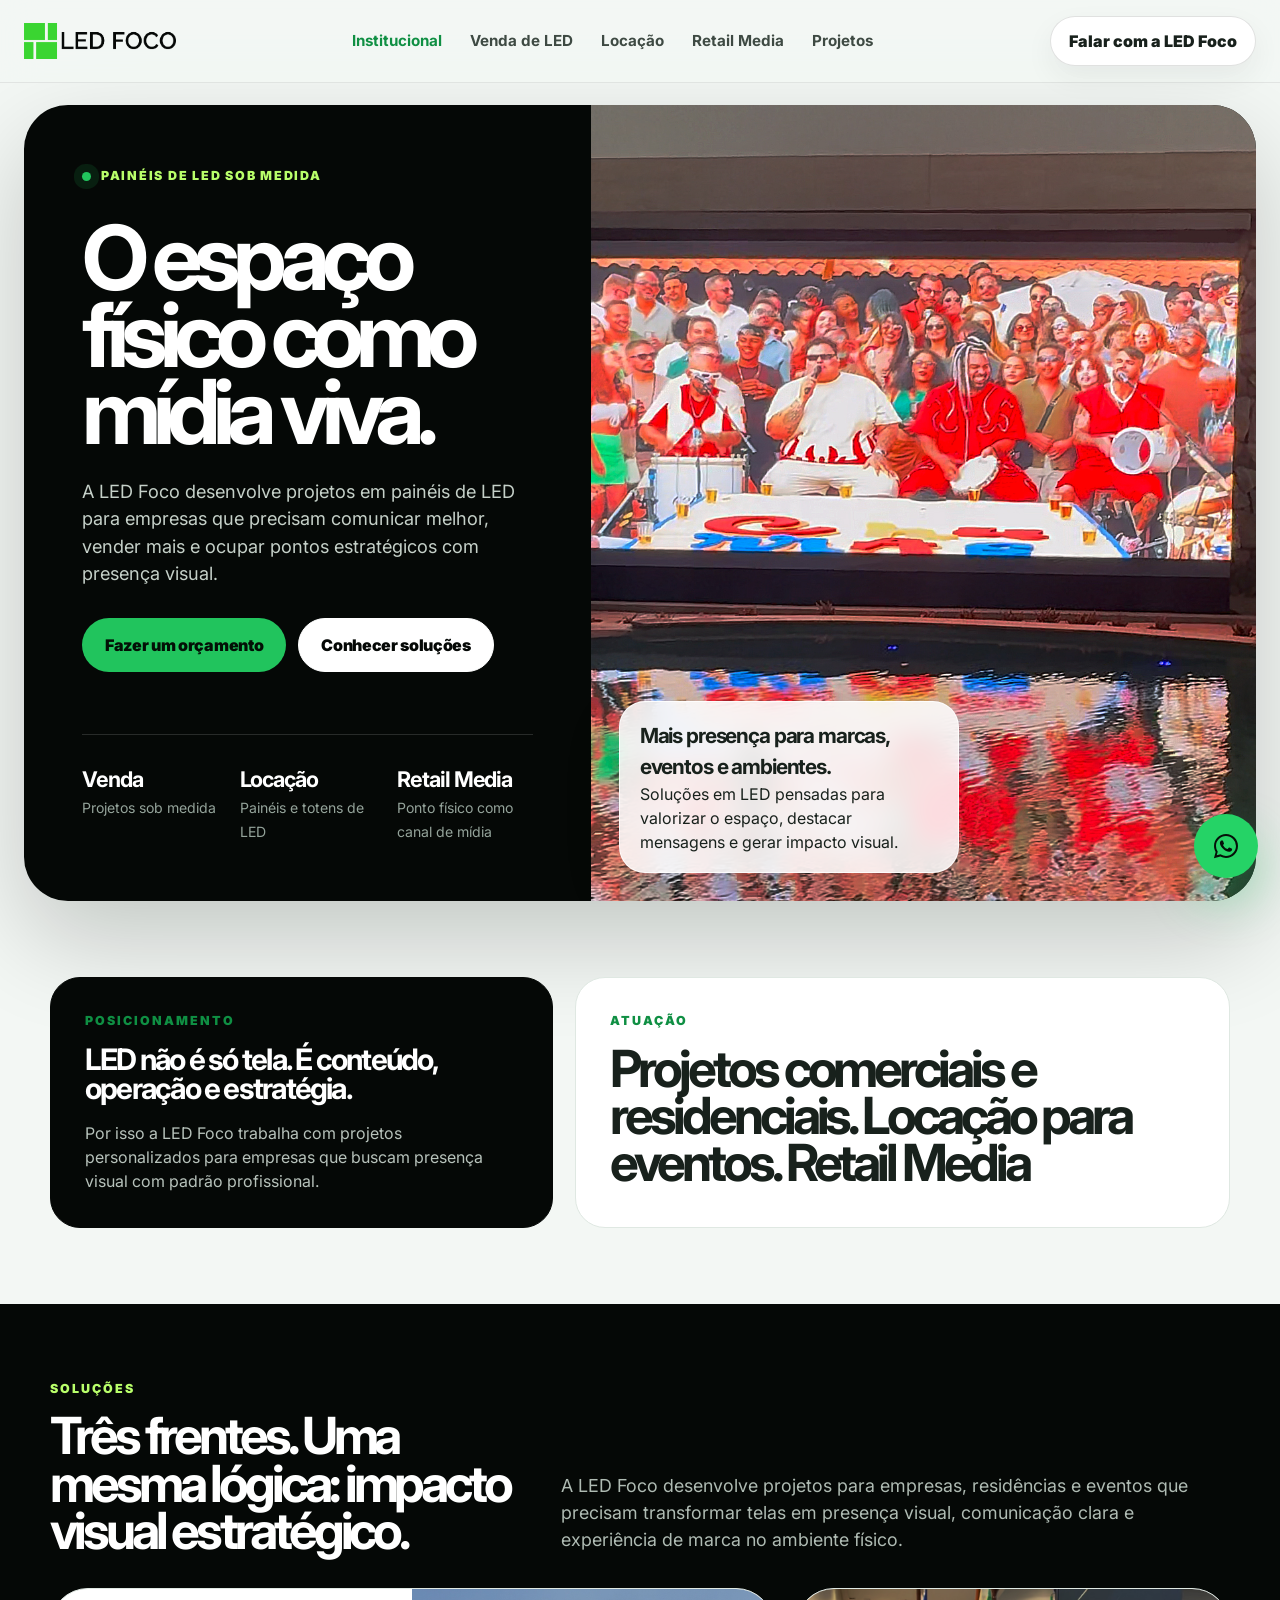
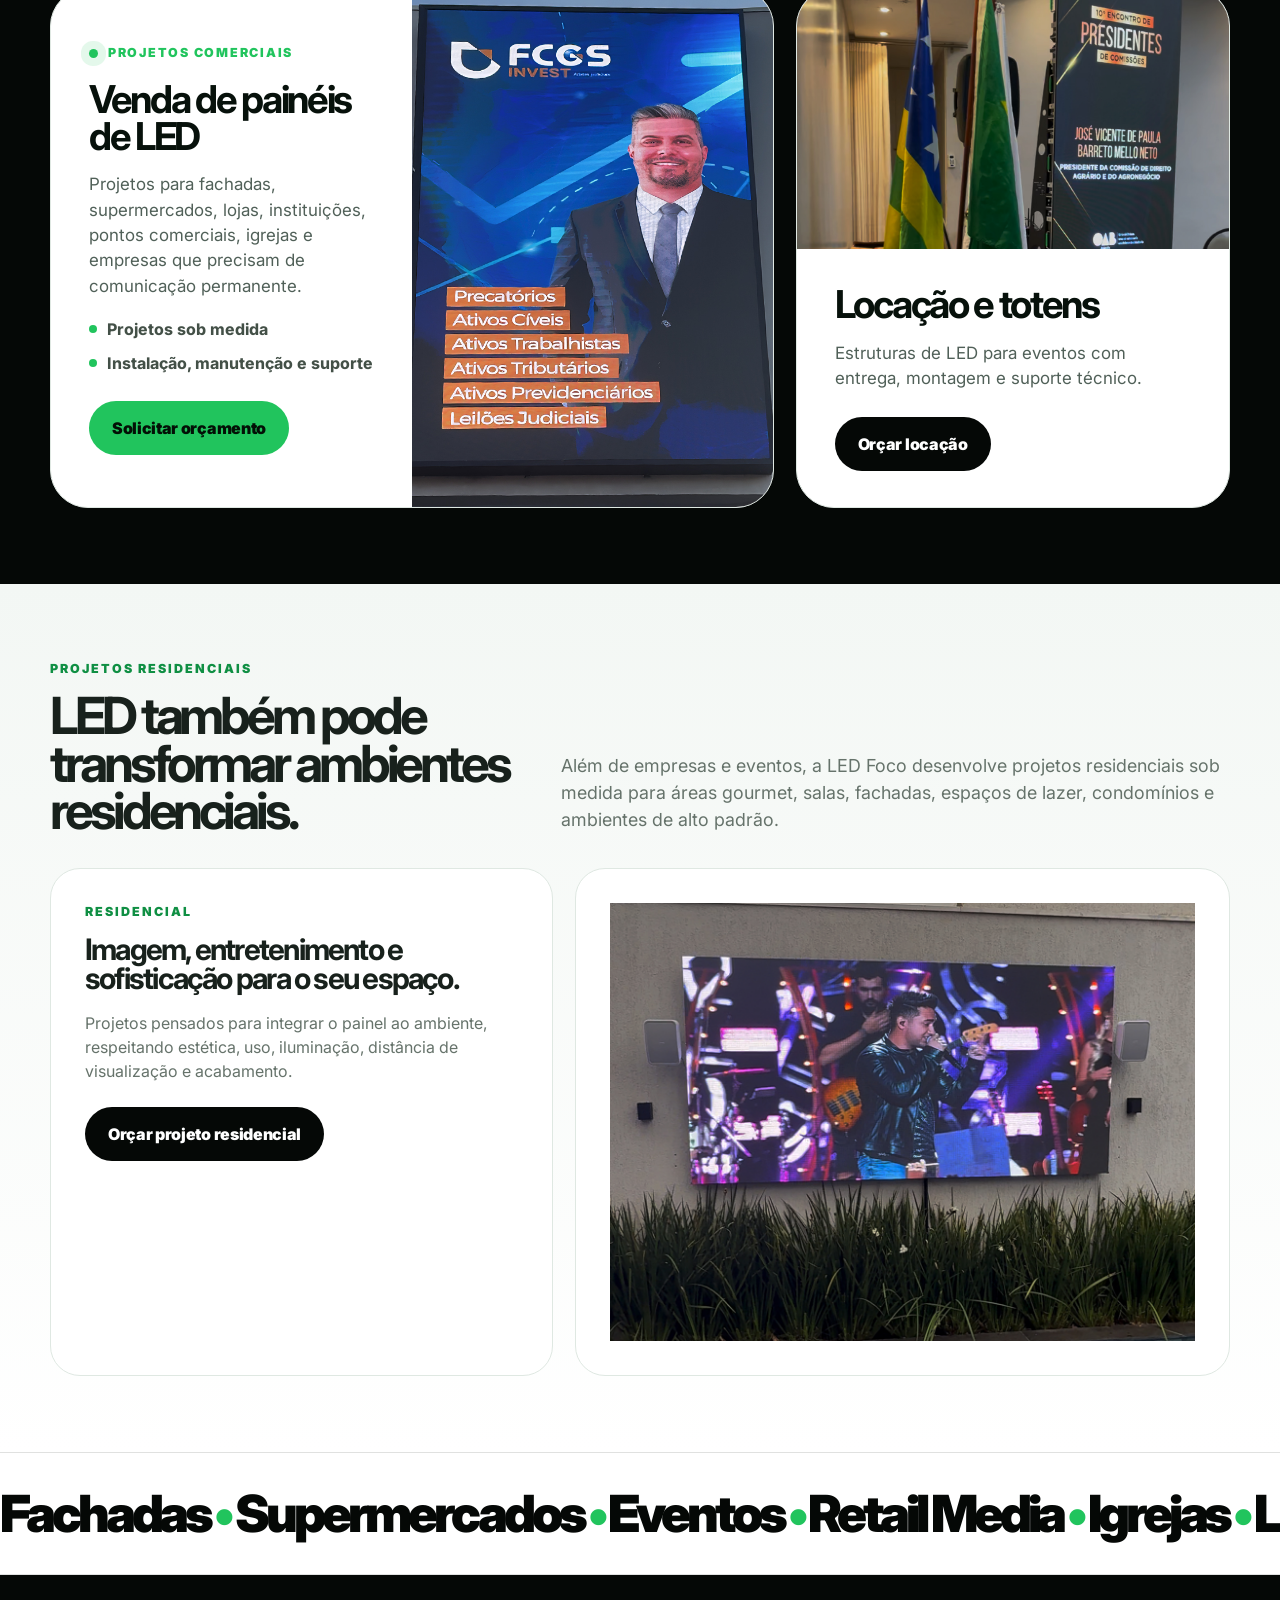
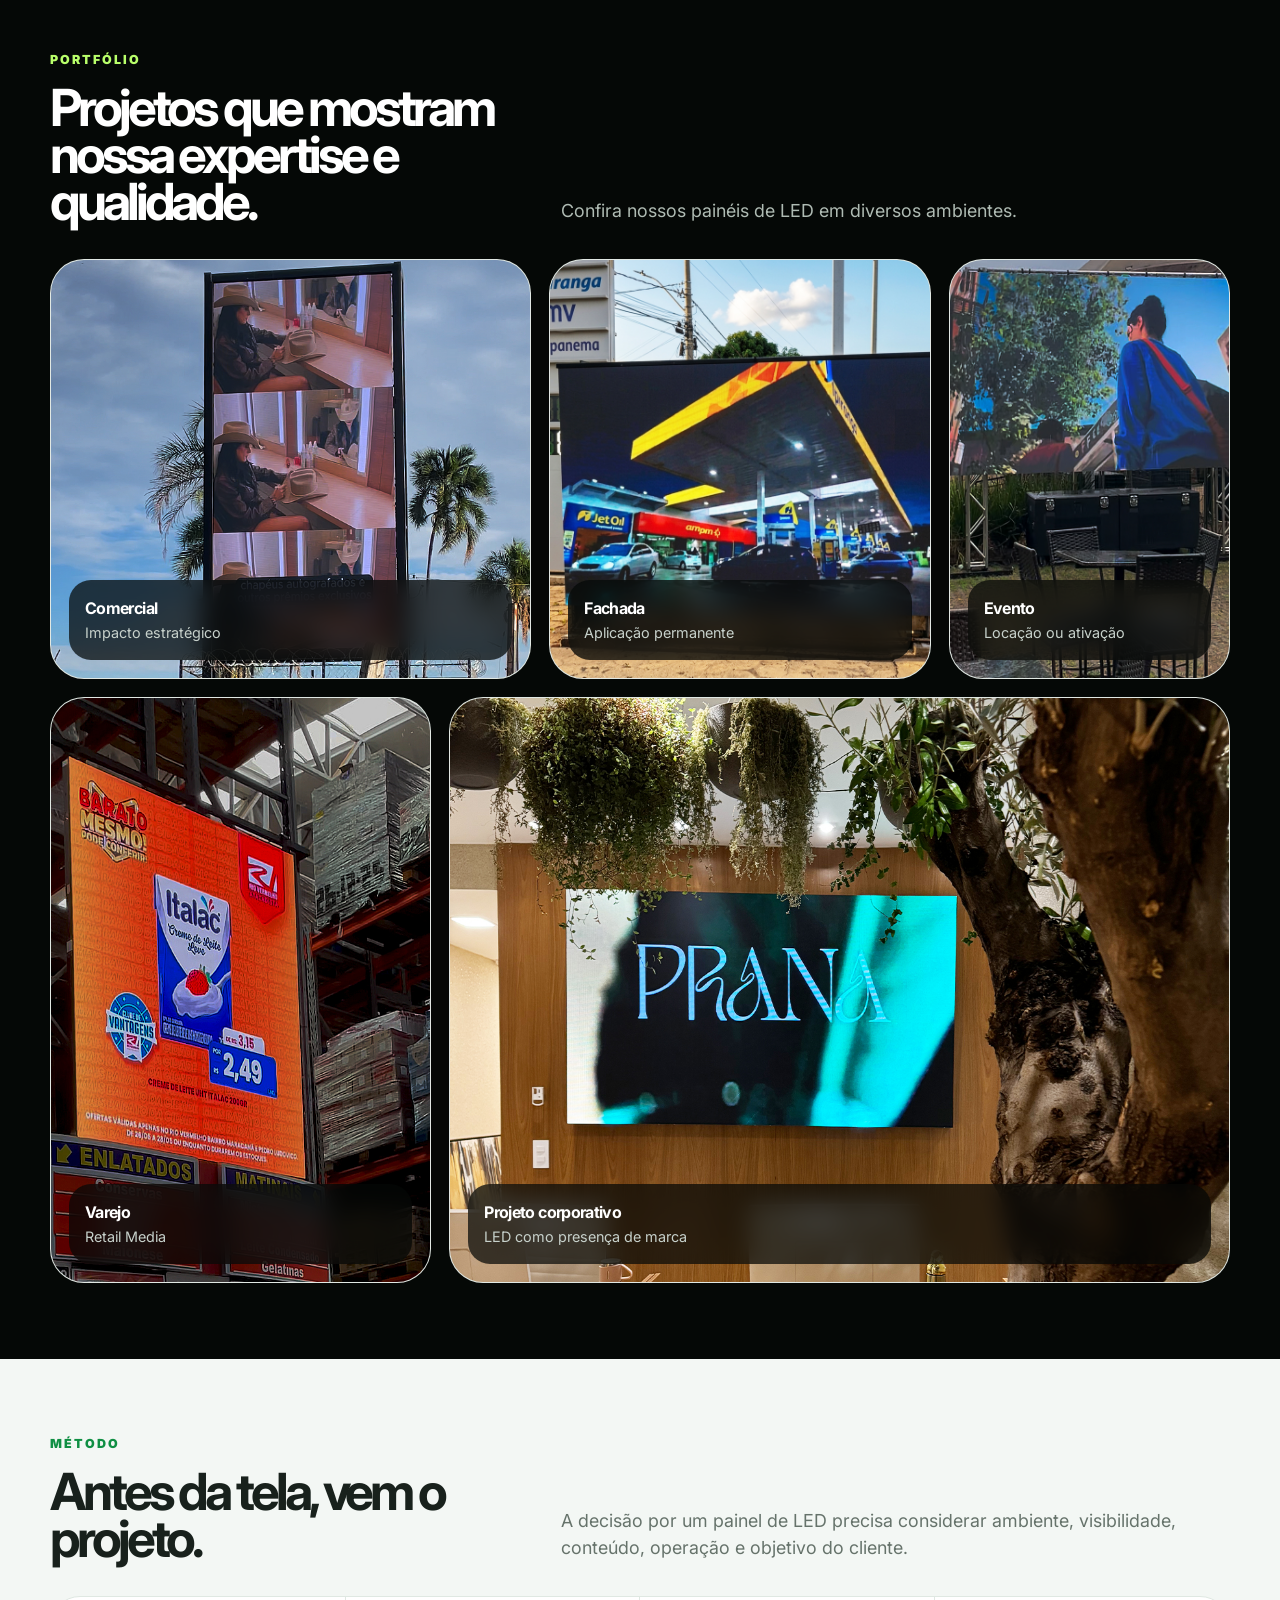
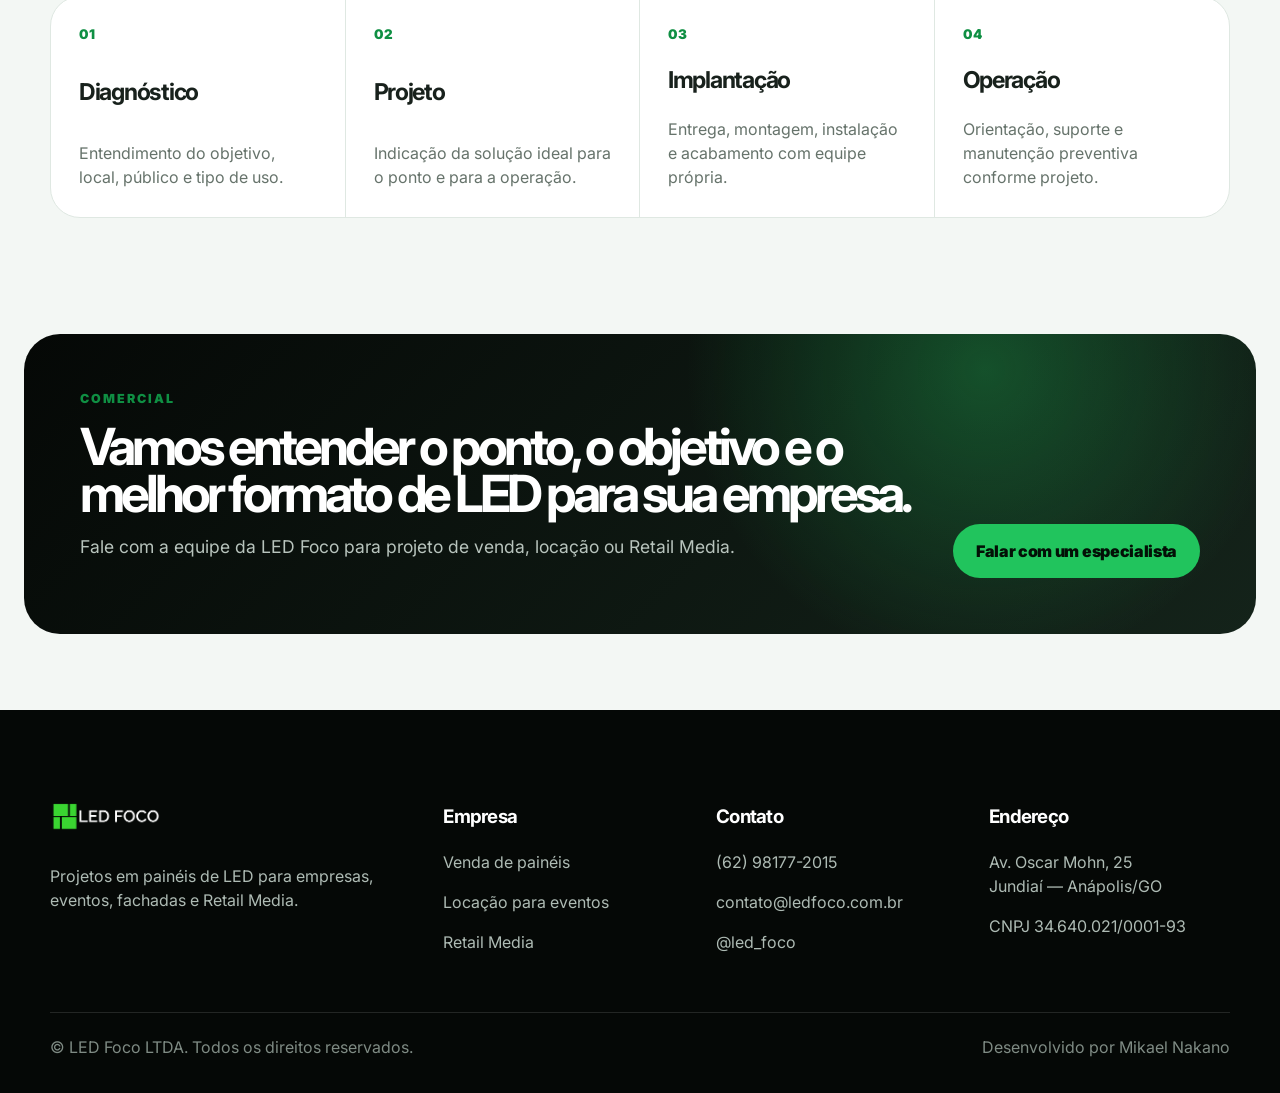
<file: index.html>
<!doctype html>

<html lang="pt-BR">
<head>
  <meta charset="utf-8">
  <meta name="viewport" content="width=device-width,initial-scale=1">
  <title>LED Foco | Projetos em painéis de LED</title>
  <meta name="description" content="Venda de painéis de LED, locação para eventos e projetos de Retail Media personalizados.">
  <link rel="canonical" href="https://ledfoco.com.br/">
  <meta property="og:title" content="LED Foco | Projetos em painéis de LED">
  <meta property="og:description" content="Venda de painéis de LED, locação para eventos e projetos de Retail Media personalizados.">
  <meta property="og:type" content="website">
  <meta property="og:url" content="https://ledfoco.com.br/">
  <meta property="og:image" content="https://ledfoco.com.br/assets/img/hero-led-foco.jpg">
  <meta name="theme-color" content="#21c45d">
  <link rel="preconnect" href="https://fonts.googleapis.com">
  <link rel="preconnect" href="https://fonts.gstatic.com" crossorigin>
  <link href="https://fonts.googleapis.com/css2?family=Inter:wght@400;600;700;800;900&display=swap" rel="stylesheet">
  <link rel="stylesheet" href="/assets/css/style.css">
  <link rel="icon" type="image/png" href="/assets/img/favicon.png">
  <link rel="apple-touch-icon" href="/assets/img/favicon.png">

  <!-- GOOGLE TAG MANAGER
  Cole aqui o script principal do GTM, dentro do <head>.
  -->

</head>
<body>
  <!-- GOOGLE TAG MANAGER NOSCRIPT
  Cole aqui o <noscript> do GTM logo após abrir o <body>.
  -->

<header class="site-header">
  <div class="nav">
    <a class="brand" href="/">
  <img src="/assets/img/logo-led-foco-header-texto-preto.png" alt="LED Foco" class="brand-logo">
</a>
    <button class="menu-button" aria-label="Abrir menu">☰</button>
    <nav class="nav-menu" aria-label="Menu principal">
      <a href="/" style="color:#0f8f43">Institucional</a>
      <a href="/venda.html">Venda de LED</a>
      <a href="/locacao.html">Locação</a>
      <a href="/retail-media.html">Retail Media</a>
      <a href="/#projetos">Projetos</a>
    </nav>
    <a class="nav-cta" data-lead-event="lead_whatsapp_led_foco_geral" data-lead-intent="geral" href="https://wa.me/5562981772015?text=Ol%C3%A1%2C%20vim%20pelo%20site%20da%20LED%20Foco%20e%20gostaria%20de%20falar%20com%20a%20equipe%20comercial." target="_blank" rel="noopener">Falar com a LED Foco</a>
  </div>
</header>

<main>
  <section class="hero">
    <div class="hero-shell">
      <div class="hero-copy">
        <div>
          <span class="sup">Painéis de LED sob medida</span>
          <h1>O espaço físico como mídia viva.</h1>
          <p class="hero-text">A LED Foco desenvolve projetos em painéis de LED para empresas que precisam comunicar melhor, vender mais e ocupar pontos estratégicos com presença visual.</p>
          <div class="hero-actions">
            <a class="btn btn-green" data-lead-event="lead_whatsapp_led_foco_venda" data-lead-intent="venda-home" href="https://wa.me/5562981772015?text=Ol%C3%A1%2C%20vim%20pelo%20site%20da%20LED%20Foco%20e%20quero%20conversar%20sobre%20um%20projeto%20de%20compra%20de%20painel%20de%20LED%20para%20minha%20empresa." target="_blank" rel="noopener">Fazer um orçamento</a>
            <a class="btn btn-line" href="/venda.html" style="color:white;border-color:rgba(255,255,255,.24)">Conhecer soluções</a>
          </div>
        </div>
        <div class="hero-meta">
          <div><b>Venda</b><span>Projetos sob medida</span></div>
          <div><b>Locação</b><span>Painéis e totens de LED</span></div>
          <div><b>Retail Media</b><span>Ponto físico como canal de mídia</span></div>
        </div>
      </div>
      <div class="hero-visual">
        <img src="/assets/img/hero-led-foco.jpg" alt="Painel de LED em fachada premium" style="width:100%;height:100%;object-fit:cover;display:block;">
        <div class="hero-tag">
          <strong>Mais presença para marcas, eventos e ambientes.</strong>
          <span>Soluções em LED pensadas para valorizar o espaço, destacar mensagens e gerar impacto visual.</span>
        </div>
      </div>
    </div>
  </section>

  <section class="section">
    <div class="container statement">
      <div class="statement-panel black">
        <div class="eyebrow">Posicionamento</div>
        <h3>LED não é só tela. É conteúdo, operação e estratégia.</h3>
        <p>Por isso a LED Foco trabalha com projetos personalizados para empresas que buscam presença visual com padrão profissional.</p>
      </div>
      <div class="statement-panel">
        <div class="eyebrow">Atuação</div>
        <h2>Projetos comerciais e residenciais. Locação para eventos. Retail Media</h2>
      </div>
    </div>
  </section>

  <section class="section dark">
    <div class="container">
      <div class="section-title">
        <div>
          <div class="eyebrow">Soluções</div>
          <h2>Três frentes. Uma mesma lógica: impacto visual estratégico.</h2>
        </div>
        <p class="lead">A LED Foco desenvolve projetos para empresas, residências e eventos que precisam transformar telas em presença visual, comunicação clara e experiência de marca no ambiente físico.</p>
      </div>
  <div class="services-grid">
    <article class="service-large">
      <div class="service-copy">
        <div>
          <span class="sup" style="color:#21c45d">Projetos comerciais</span>
          <h3>Venda de painéis de LED</h3>
          <p>Projetos para fachadas, supermercados, lojas, instituições, pontos comerciais, igrejas e empresas que precisam de comunicação permanente.</p>
          <div class="mini-list">
            <span>Projetos sob medida</span>
            <span>Instalação, manutenção e suporte</span>
          </div>
        </div>
        <a class="btn btn-green" data-lead-event="lead_whatsapp_led_foco_venda" data-lead-intent="venda-home-card" href="https://wa.me/5562981772015?text=Ol%C3%A1%2C%20vim%20pelo%20site%20da%20LED%20Foco%20e%20gostaria%20de%20solicitar%20um%20projeto%20de%20venda%20de%20painel%20de%20LED." target="_blank" rel="noopener">Solicitar orçamento</a>
      </div>
      <img src="/assets/img/home-venda.jpg" alt="Projeto comercial com painel de LED" style="width:100%;height:100%;object-fit:cover;display:block;">
    </article>

    <aside class="service-side">
      <img src="/assets/img/home-locacao.jpg" alt="Locação de painel e totem de LED para eventos" style="width:100%;height:100%;object-fit:cover;display:block;">
      <div class="service-copy">
        <div>
          <h3>Locação e totens</h3>
          <p>Estruturas de LED para eventos com entrega, montagem e suporte técnico.</p>
        </div>
        <a class="btn btn-dark" data-lead-event="lead_whatsapp_led_foco_locacao" data-lead-intent="locacao-home-card" href="https://wa.me/5562981772015?text=Ol%C3%A1%2C%20vim%20pelo%20site%20da%20LED%20Foco%20e%20quero%20solicitar%20or%C3%A7amento%20para%20loca%C3%A7%C3%A3o%20de%20painel%20ou%20totem%20de%20LED%20para%20um%20evento." target="_blank" rel="noopener">Orçar locação</a>
      </div>
    </aside>
  </div>
</div>
  </section>

  <section class="section residential-section">
    <div class="container">
      <div class="section-title">
        <div>
          <div class="eyebrow">Projetos residenciais</div>
          <h2>LED também pode transformar ambientes residenciais.</h2>
        </div>
        <p class="lead">Além de empresas e eventos, a LED Foco desenvolve projetos residenciais sob medida para áreas gourmet, salas, fachadas, espaços de lazer, condomínios e ambientes de alto padrão.</p>
      </div>
      <div class="statement">
        <div class="statement-panel">
          <div class="eyebrow">Residencial</div>
          <h3>Imagem, entretenimento e sofisticação para o seu espaço.</h3>
          <p>Projetos pensados para integrar o painel ao ambiente, respeitando estética, uso, iluminação, distância de visualização e acabamento.</p>
          <br>
          <a class="btn btn-dark" data-lead-event="lead_whatsapp_led_foco_residencial" data-lead-intent="residencial-home" href="https://wa.me/5562981772015?text=Ol%C3%A1%2C%20vim%20pelo%20site%20da%20LED%20Foco%20e%20gostaria%20de%20solicitar%20um%20or%C3%A7amento%20para%20um%20projeto%20residencial%20com%20painel%20de%20LED." target="_blank" rel="noopener">Orçar projeto residencial</a>
        </div>
        <div class="statement-panel residential-visual">
          <img src="/assets/img/residencial-led.jpg" alt="Projeto residencial com painel de LED" style="width:100%;height:100%;object-fit:cover;display:block;">
        </div>
      </div>
    </div>
  </section>

  <div class="sector-marquee" aria-hidden="true">
    <div class="marquee-inner">
      <span>Fachadas <i>•</i> Supermercados <i>•</i> Eventos <i>•</i> Retail Media <i>•</i> Igrejas <i>•</i> Lojas <i>•</i></span>
      <span>Fachadas <i>•</i> Supermercados <i>•</i> Eventos <i>•</i> Retail Media <i>•</i> Igrejas <i>•</i> Lojas <i>•</i></span>
    </div>
  </div>

  <section class="section dark" id="projetos">
    <div class="container">
      <div class="section-title">
        <div>
          <div class="eyebrow">Portfólio</div>
          <h2>Projetos que mostram nossa expertise e qualidade.</h2>
        </div>
        <p class="lead">Confira nossos painéis de LED em diversos ambientes.</p>
      </div>
      <div class="portfolio-strip">
        <div class="work">
          <img src="/assets/img/case-01.jpg" alt="Projeto principal de painel de LED" style="width:100%;height:100%;object-fit:cover;display:block;">
          <div class="work-label"><b>Comercial</b><span>Impacto estratégico</span></div>
        </div>
        <div class="work">
          <img src="/assets/img/case-02.jpg" alt="Painel de LED em fachada comercial" style="width:100%;height:100%;object-fit:cover;display:block;">
          <div class="work-label"><b>Fachada</b><span>Aplicação permanente</span></div>
        </div>
        <div class="work">
          <img src="/assets/img/case-03.jpg" alt="Evento com painel de LED" style="width:100%;height:100%;object-fit:cover;display:block;">
          <div class="work-label"><b>Evento</b><span>Locação ou ativação</span></div>
        </div>
        <div class="work">
          <img src="/assets/img/case-04.jpg" alt="Painel de LED em varejo e Retail Media" style="width:100%;height:100%;object-fit:cover;display:block;">
          <div class="work-label"><b>Varejo</b><span>Retail Media</span></div>
        </div>
        <div class="work">
          <img src="/assets/img/case-05.jpg" alt="Projeto corporativo com painel de LED" style="width:100%;height:100%;object-fit:cover;display:block;">
          <div class="work-label"><b>Projeto corporativo</b><span>LED como presença de marca</span></div>
        </div>
      </div>
    </div>
  </section>

  <section class="section">
    <div class="container">
      <div class="section-title">
        <div>
          <div class="eyebrow">Método</div>
          <h2>Antes da tela, vem o projeto.</h2>
        </div>
        <p class="lead">A decisão por um painel de LED precisa considerar ambiente, visibilidade, conteúdo, operação e objetivo do cliente.</p>
      </div>
      <div class="process-line">
        <div class="process-item"><small>01</small><h3>Diagnóstico</h3><p>Entendimento do objetivo, local, público e tipo de uso.</p></div>
        <div class="process-item"><small>02</small><h3>Projeto</h3><p>Indicação da solução ideal para o ponto e para a operação.</p></div>
        <div class="process-item"><small>03</small><h3>Implantação</h3><p>Entrega, montagem, instalação e acabamento com equipe própria.</p></div>
        <div class="process-item"><small>04</small><h3>Operação</h3><p>Orientação, suporte e manutenção preventiva conforme projeto.</p></div>
      </div>
    </div>
  </section>

  <section class="section">
    <div class="cta-editorial">
      <div>
        <div class="eyebrow">Comercial</div>
        <h2>Vamos entender o ponto, o objetivo e o melhor formato de LED para sua empresa.</h2>
        <p>Fale com a equipe da LED Foco para projeto de venda, locação ou Retail Media.</p>
      </div>
      <a class="btn btn-green" data-lead-event="lead_whatsapp_led_foco_geral" data-lead-intent="cta-final-home" href="https://wa.me/5562981772015?text=Ol%C3%A1%2C%20vim%20pelo%20site%20institucional%20da%20LED%20Foco%20e%20quero%20conversar%20sobre%20um%20projeto%20em%20painel%20de%20LED." target="_blank" rel="noopener">Falar com um especialista</a>
    </div>
  </section>
</main>

<footer class="footer" id="contato">
  <div class="container">
    <div class="footer-grid">
      <div>
        <a class="brand" href="/" style="margin-bottom:18px">
          <img src="/assets/img/logo-led-foco-footer.png" alt="LED Foco" class="brand-logo footer-logo">
        </a>
        <p>Projetos em painéis de LED para empresas, eventos, fachadas e Retail Media.</p>
      </div>
      <div>
        <h3>Empresa</h3>
        <p><a href="/venda.html">Venda de painéis</a></p>
        <p><a href="/locacao.html">Locação para eventos</a></p>
        <p><a href="/#retail-media">Retail Media</a></p>
      </div>
      <div>
        <h3>Contato</h3>
        <p><a href="https://wa.me/5562981772015?text=Ol%C3%A1%2C%20vim%20pelo%20site%20da%20LED%20Foco%20e%20gostaria%20de%20falar%20com%20a%20equipe%20comercial." target="_blank" rel="noopener">(62) 98177-2015</a></p>
        <p><a href="mailto:contato@ledfoco.com.br">contato@ledfoco.com.br</a></p>
        <p><a href="https://instagram.com/led_foco" target="_blank" rel="noopener">@led_foco</a></p>
      </div>
      <div>
        <h3>Endereço</h3>
        <p>Av. Oscar Mohn, 25<br>Jundiaí — Anápolis/GO</p>
        <p>CNPJ 34.640.021/0001-93</p>
      </div>
    </div>
    <div class="footer-bottom">
      <span>© LED Foco LTDA. Todos os direitos reservados.</span>
      <span>Desenvolvido por Mikael Nakano</span>
    </div>
  </div>
</footer>
<a class="floating-whatsapp" data-lead-event="lead_whatsapp_led_foco_geral" data-lead-intent="botao-flutuante" href="https://wa.me/5562981772015?text=Ol%C3%A1%2C%20vim%20pelo%20site%20da%20LED%20Foco%20e%20gostaria%20de%20falar%20com%20a%20equipe%20comercial." target="_blank" rel="noopener" aria-label="WhatsApp"><svg aria-hidden="true" viewBox="0 0 32 32" width="30" height="30"><path fill="currentColor" d="M16.01 3.2c-7.05 0-12.78 5.72-12.78 12.76 0 2.25.59 4.45 1.72 6.38L3.12 29l6.83-1.79a12.7 12.7 0 0 0 6.06 1.54h.01c7.04 0 12.77-5.72 12.77-12.77 0-3.41-1.33-6.62-3.74-9.03a12.68 12.68 0 0 0-9.04-3.75Zm0 23.39h-.01c-1.91 0-3.78-.51-5.42-1.48l-.39-.23-4.05 1.06 1.08-3.95-.26-.41a10.55 10.55 0 0 1-1.62-5.62c0-5.86 4.78-10.63 10.66-10.63 2.85 0 5.52 1.11 7.53 3.12a10.57 10.57 0 0 1 3.12 7.53c0 5.87-4.78 10.64-10.65 10.64Zm5.84-7.96c-.32-.16-1.9-.94-2.19-1.04-.29-.11-.5-.16-.72.16-.21.32-.82 1.04-1.01 1.25-.19.21-.37.24-.69.08-.32-.16-1.35-.5-2.57-1.59-.95-.85-1.59-1.9-1.78-2.22-.19-.32-.02-.49.14-.65.15-.14.32-.37.48-.56.16-.19.21-.32.32-.53.11-.21.05-.4-.03-.56-.08-.16-.72-1.73-.98-2.37-.26-.62-.52-.54-.72-.55h-.61c-.21 0-.56.08-.85.4-.29.32-1.12 1.09-1.12 2.66 0 1.57 1.15 3.09 1.31 3.3.16.21 2.26 3.45 5.47 4.83.76.33 1.36.53 1.83.68.77.24 1.47.21 2.02.13.62-.09 1.9-.78 2.17-1.53.27-.75.27-1.4.19-1.53-.08-.13-.29-.21-.61-.37Z"/></svg></a>
<script src="/assets/js/main.js"></script>
</body>
</html>
</file>
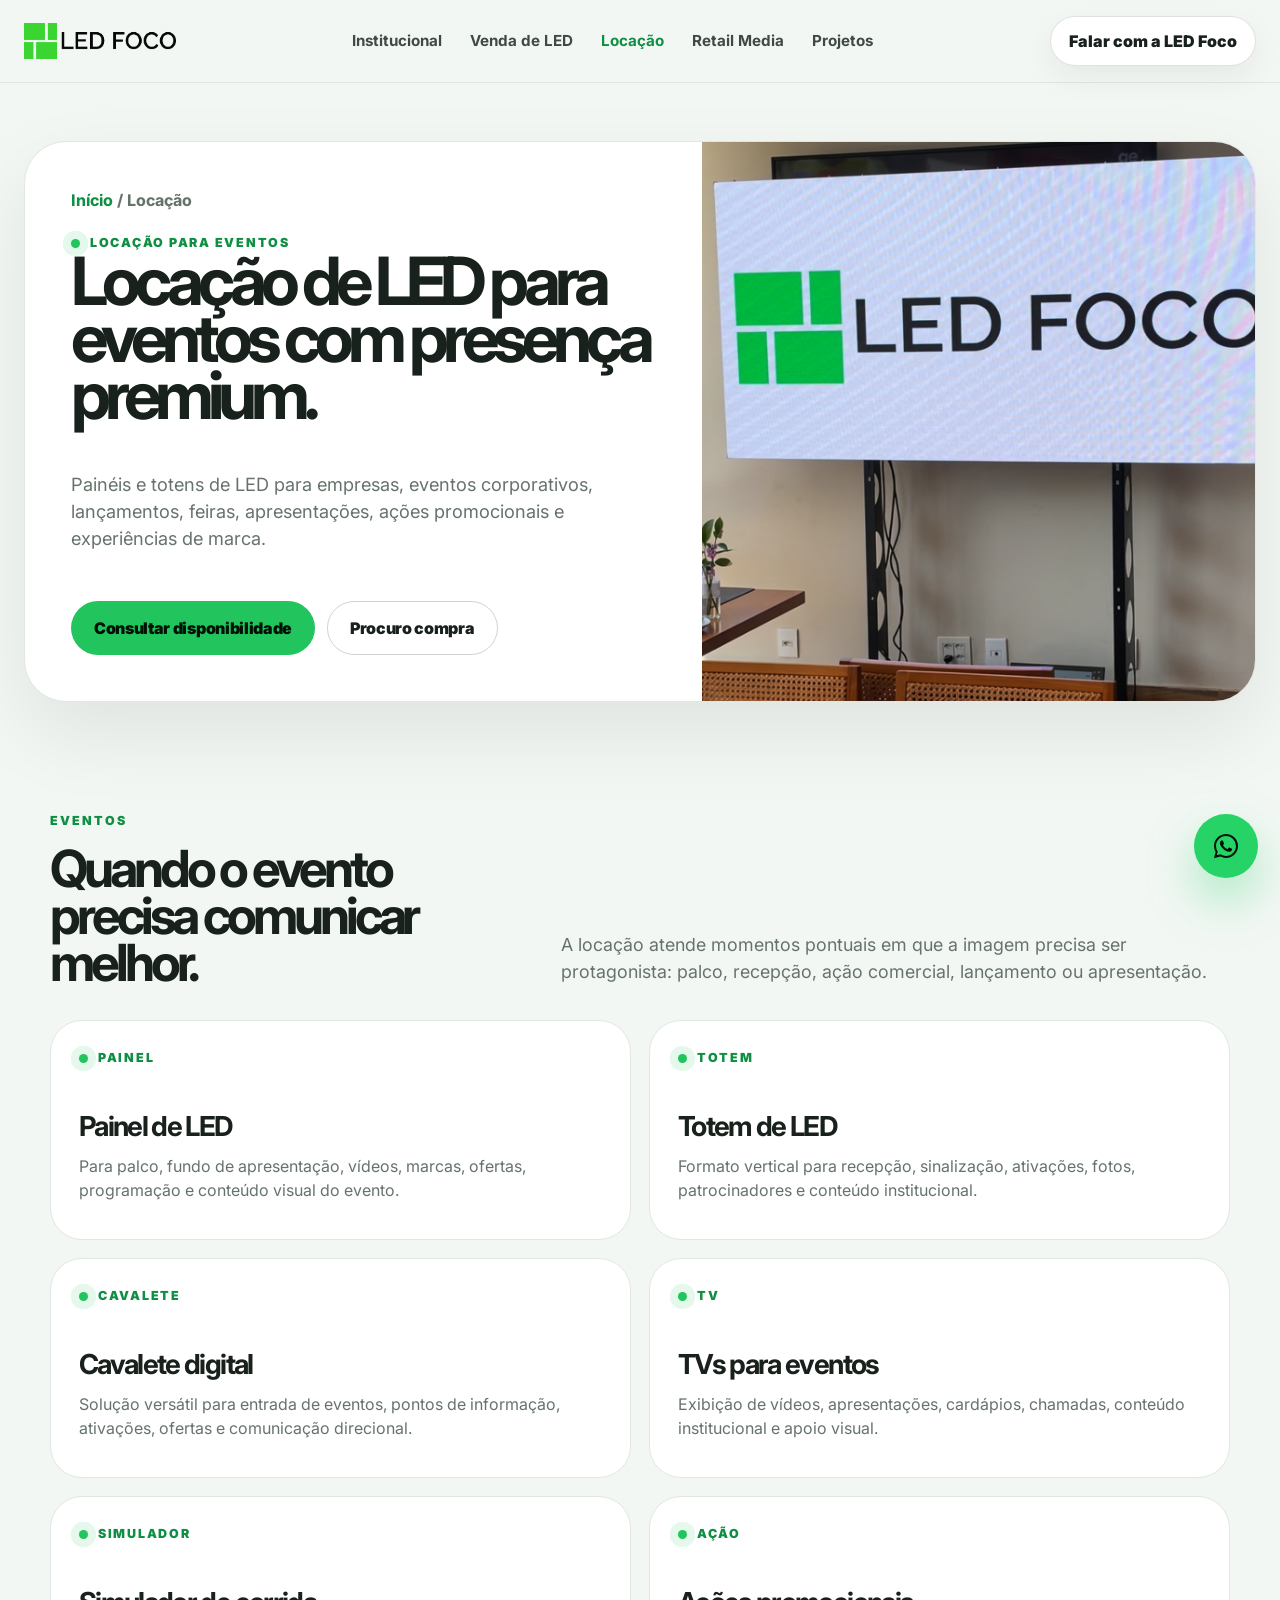
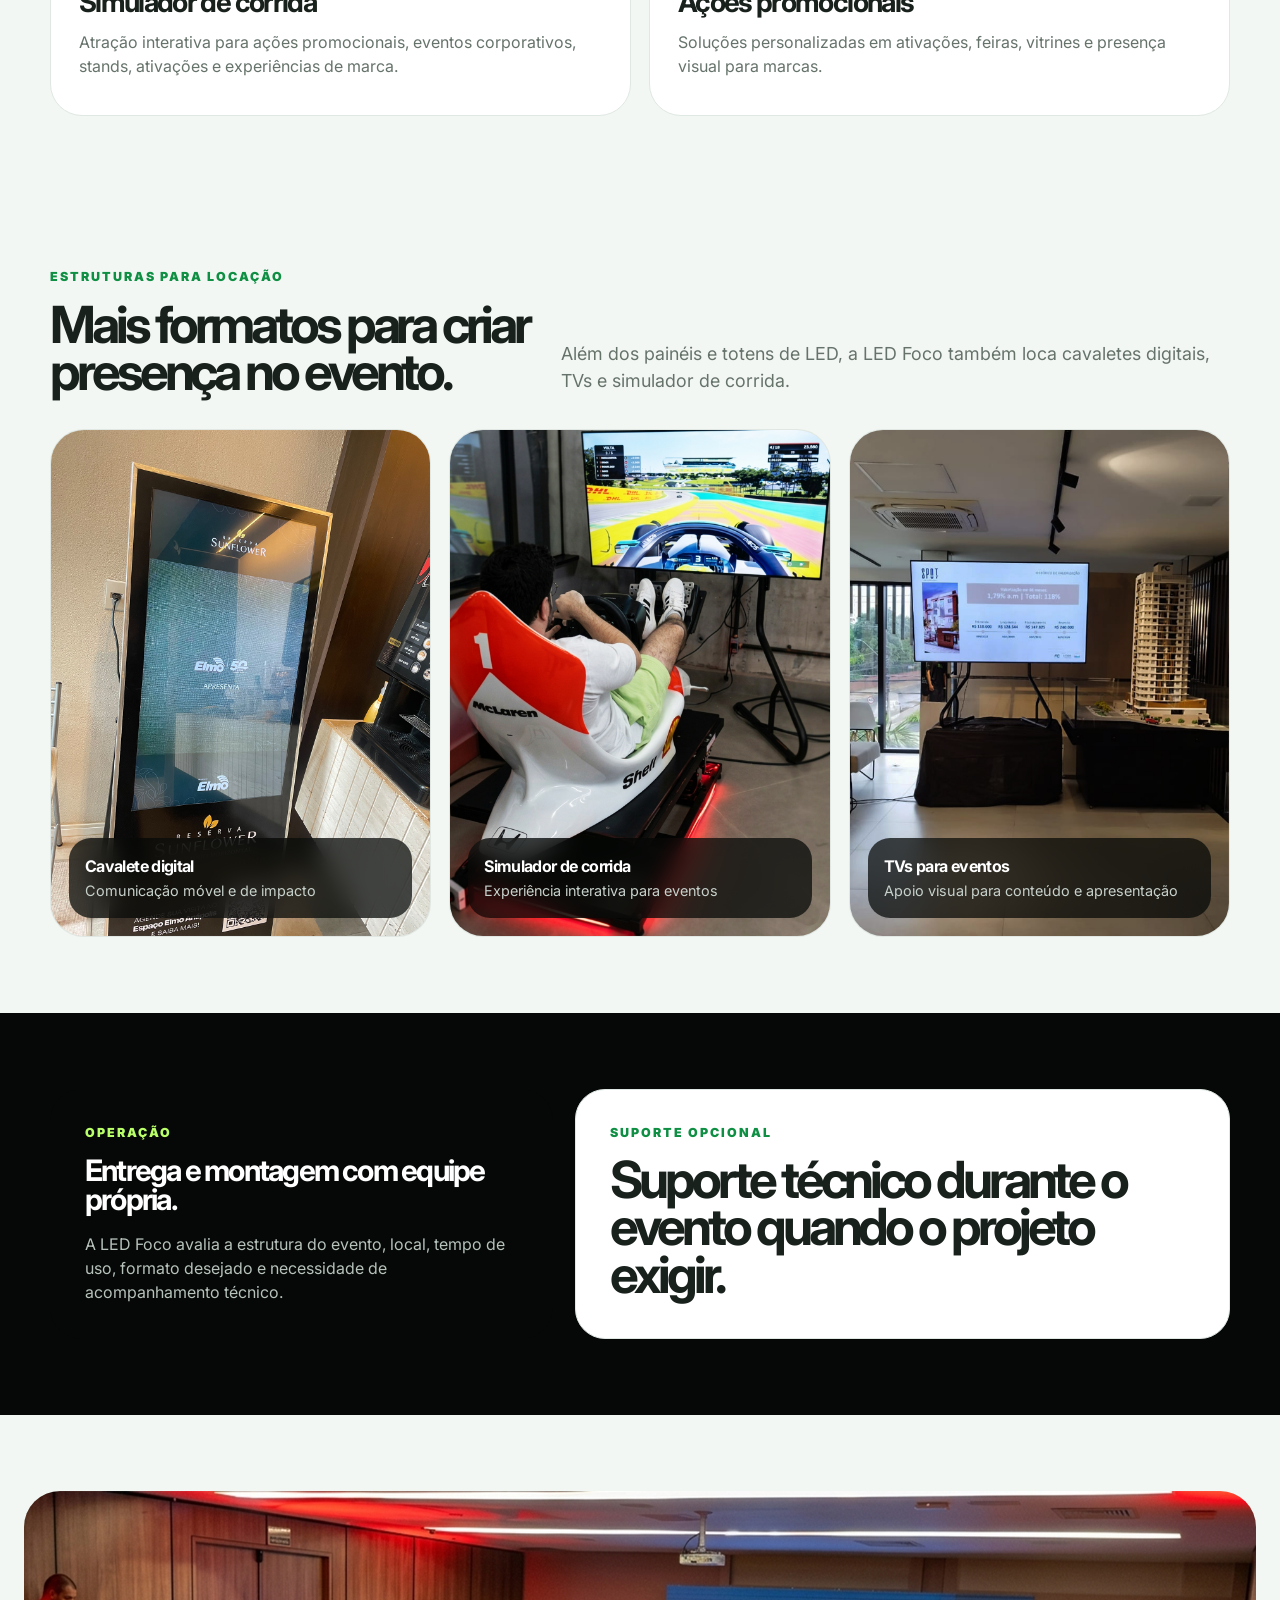
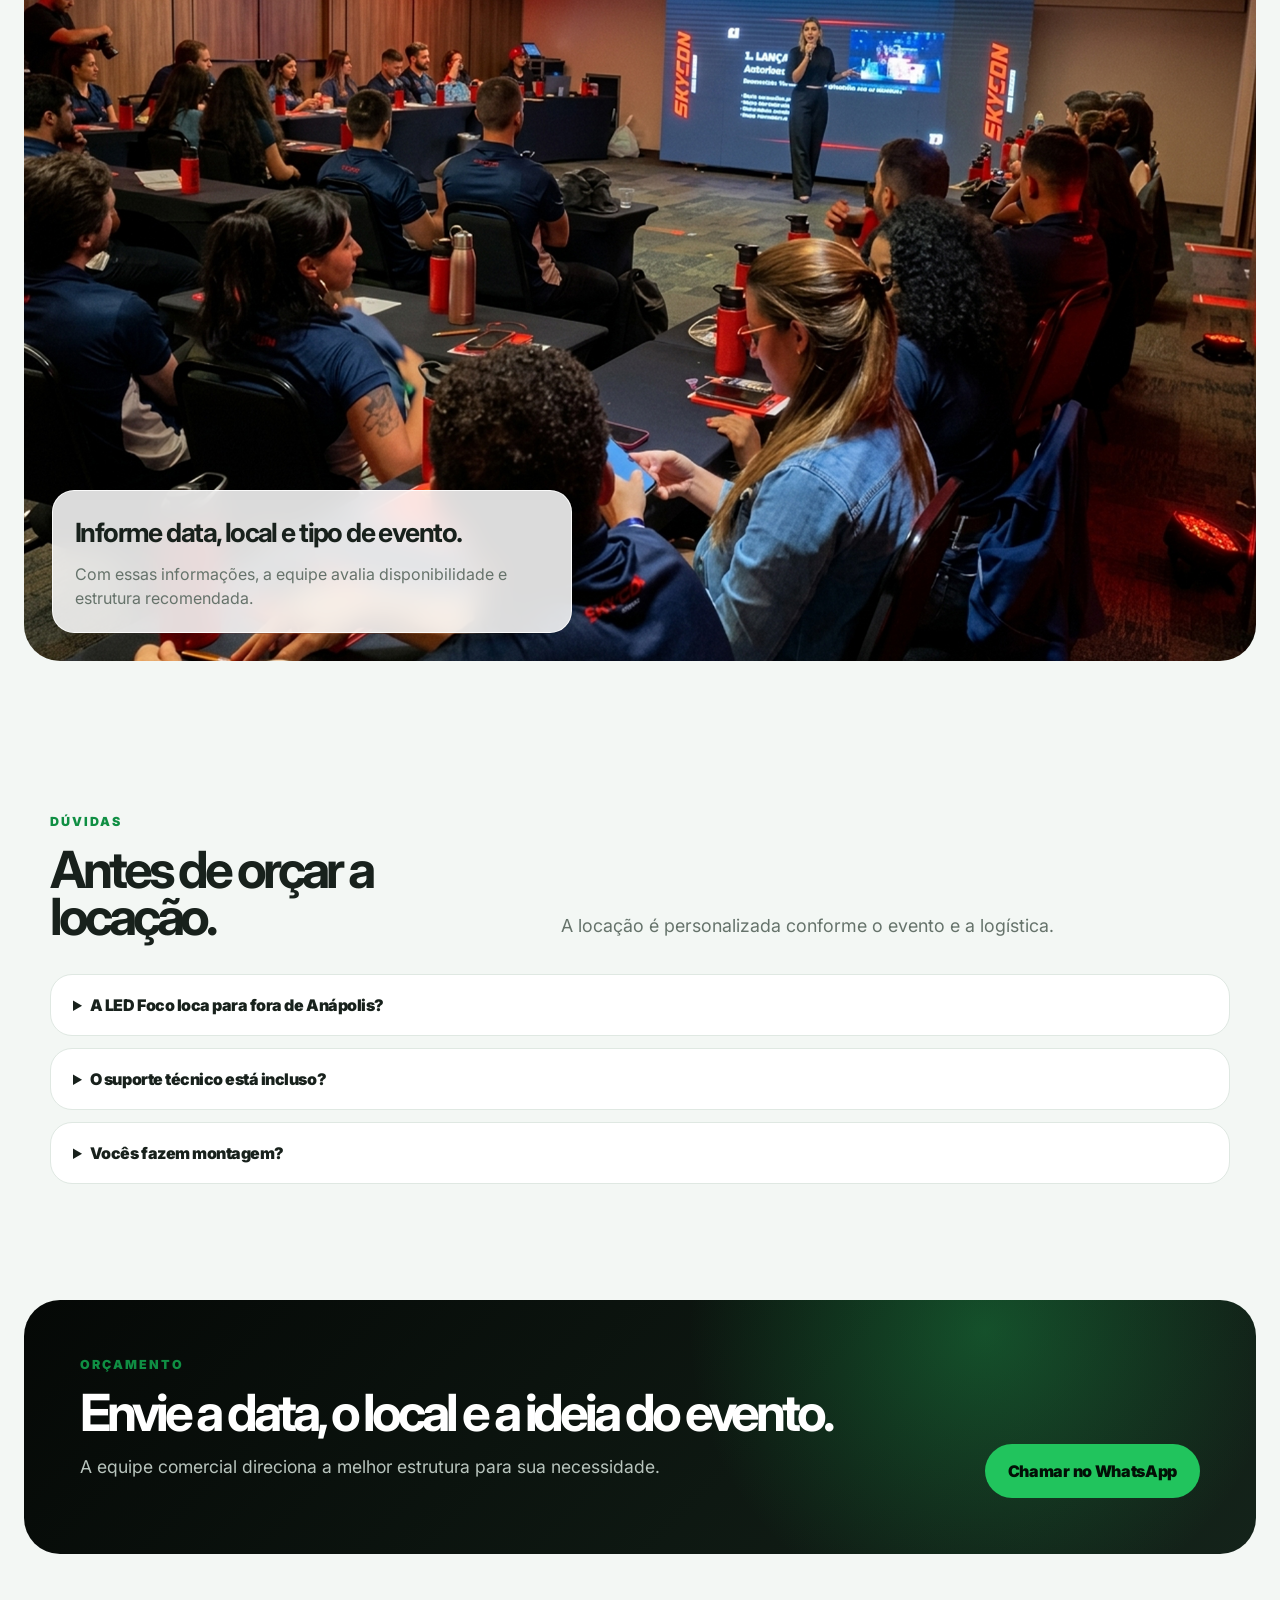
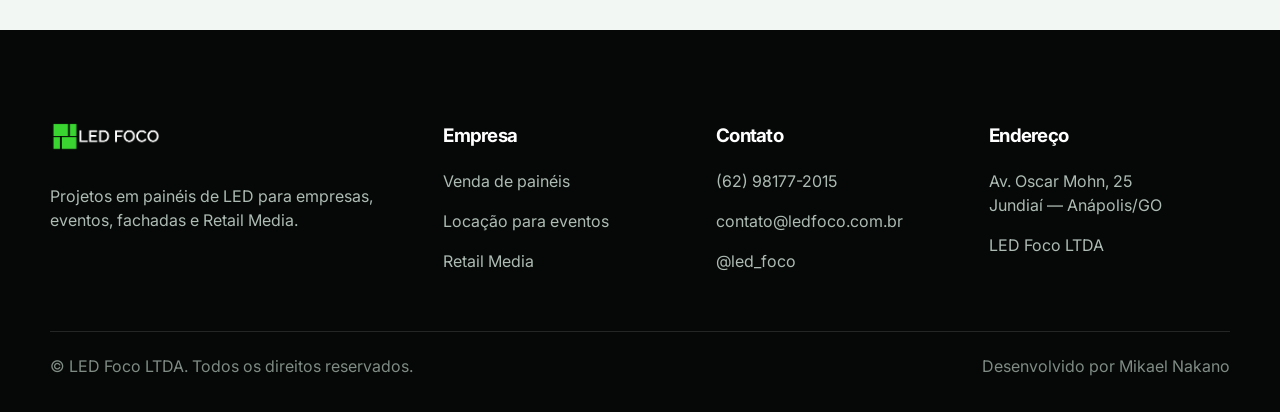
<file: locacao.html>
<!doctype html>
<html lang="pt-BR">
<head>
  <meta charset="utf-8">
  <meta name="viewport" content="width=device-width,initial-scale=1">
  <title>Locação de painel e totem de LED em Anápolis | LED Foco</title>
  <meta name="description" content="Locação de painel de LED e totem de LED para eventos em Anápolis/GO.">
  <link rel="canonical" href="https://ledfoco.com.br/locacao.html">
  <meta property="og:title" content="Locação de painel e totem de LED em Anápolis | LED Foco">
  <meta property="og:description" content="Locação de painel de LED e totem de LED para eventos em Anápolis/GO.">
  <meta property="og:type" content="website">
  <meta property="og:url" content="https://ledfoco.com.br/locacao.html">
  <meta property="og:image" content="https://ledfoco.com.br/assets/img/hero-led-foco.jpg">
  <meta name="theme-color" content="#21c45d">
  <link rel="preconnect" href="https://fonts.googleapis.com">
  <link rel="preconnect" href="https://fonts.gstatic.com" crossorigin>
  <link href="https://fonts.googleapis.com/css2?family=Inter:wght@400;600;700;800;900&display=swap" rel="stylesheet">
  <link rel="stylesheet" href="/assets/css/style-mobile-completo.css">
  <link rel="icon" type="image/png" href="/assets/img/favicon.png">
  <link rel="apple-touch-icon" href="/assets/img/favicon.png">
</head>
<body>
<header class="site-header">
  <div class="nav">
    <a class="brand" href="/">
      <img src="/assets/img/logo-led-foco-header-texto-preto.png" alt="LED Foco" class="brand-logo">
    </a>
    <button class="menu-button" aria-label="Abrir menu">☰</button>
    <nav class="nav-menu" aria-label="Menu principal">
      <a href="/">Institucional</a>
      <a href="/venda.html">Venda de LED</a>
      <a href="/locacao.html" style="color:#0f8f43">Locação</a>
      <a href="/retail-media.html">Retail Media</a>
      <a href="/#projetos">Projetos</a>
    </nav>
    <a class="nav-cta" data-lead-event="lead_whatsapp_led_foco_geral" data-lead-intent="geral" href="https://wa.me/5562981772015?text=Ol%C3%A1%2C%20vim%20pelo%20site%20da%20LED%20Foco%20e%20gostaria%20de%20falar%20com%20a%20equipe%20comercial." target="_blank" rel="noopener">Falar com a LED Foco</a>
  </div>
</header>

<main class="desktop-main">
  <section class="page-hero">
    <div class="page-heading">
      <div class="page-heading-copy">
        <div class="breadcrumb"><a href="/">Início</a> / Locação</div>
        <span class="sup" style="color:#0f8f43">Locação para Eventos</span>
        <h1>Locação de LED para eventos com presença premium.</h1>
        <p>Painéis e totens de LED para empresas, eventos corporativos, lançamentos, feiras, apresentações, ações promocionais e experiências de marca.</p>
        <div class="hero-actions">
          <a class="btn btn-green" href="https://wa.me/5562981772015?text=Ol%C3%A1%2C%20vim%20pela%20p%C3%A1gina%20de%20loca%C3%A7%C3%A3o%20da%20LED%20Foco%20e%20quero%20consultar%20disponibilidade%20para%20painel%20ou%20totem%20de%20LED%20em%20um%20evento." target="_blank" rel="noopener">Consultar disponibilidade</a>
          <a class="btn btn-line" href="/venda.html">Procuro compra</a>
        </div>
      </div>
      <div class="photo-placeholder"><img src="/assets/img/locacao-hero.jpg" alt="Evento com painel ou totem de LED"></div>
    </div>
  </section>

  <section class="section">
    <div class="container">
      <div class="section-title">
        <div><div class="eyebrow">Eventos</div><h2>Quando o evento precisa comunicar melhor.</h2></div>
        <p class="lead">A locação atende momentos pontuais em que a imagem precisa ser protagonista: palco, recepção, ação comercial, lançamento ou apresentação.</p>
      </div>
      <div class="matrix">
        <div class="matrix-item"><span class="sup" style="color:#0f8f43">PAINEL</span><div><h3>Painel de LED</h3><p>Para palco, fundo de apresentação, vídeos, marcas, ofertas, programação e conteúdo visual do evento.</p></div></div>
        <div class="matrix-item"><span class="sup" style="color:#0f8f43">TOTEM</span><div><h3>Totem de LED</h3><p>Formato vertical para recepção, sinalização, ativações, fotos, patrocinadores e conteúdo institucional.</p></div></div>
        <div class="matrix-item"><span class="sup" style="color:#0f8f43">CAVALETE</span><div><h3>Cavalete digital</h3><p>Solução versátil para entrada de eventos, pontos de informação, ativações, ofertas e comunicação direcional.</p></div></div>
        <div class="matrix-item"><span class="sup" style="color:#0f8f43">TV</span><div><h3>TVs para eventos</h3><p>Exibição de vídeos, apresentações, cardápios, chamadas, conteúdo institucional e apoio visual.</p></div></div>
        <div class="matrix-item"><span class="sup" style="color:#0f8f43">SIMULADOR</span><div><h3>Simulador de corrida</h3><p>Atração interativa para ações promocionais, eventos corporativos, stands, ativações e experiências de marca.</p></div></div>
        <div class="matrix-item"><span class="sup" style="color:#0f8f43">AÇÃO</span><div><h3>Ações promocionais</h3><p>Soluções personalizadas em ativações, feiras, vitrines e presença visual para marcas.</p></div></div>
      </div>
    </div>
  </section>

  <section class="section locacao-products-visual">
    <div class="container">
      <div class="section-title">
        <div><div class="eyebrow">Estruturas para locação</div><h2>Mais formatos para criar presença no evento.</h2></div>
        <p class="lead">Além dos painéis e totens de LED, a LED Foco também loca cavaletes digitais, TVs e simulador de corrida.</p>
      </div>
      <div class="portfolio-strip compact">
        <div class="work"><div class="photo-placeholder"><img src="/assets/img/locacao-cavalete-digital.jpg" alt="Cavalete digital"></div><div class="work-label"><b>Cavalete digital</b><span>Comunicação móvel e de impacto</span></div></div>
        <div class="work"><div class="photo-placeholder"><img src="/assets/img/locacao-simulador-corrida.jpg" alt="Simulador de corrida"></div><div class="work-label"><b>Simulador de corrida</b><span>Experiência interativa para eventos</span></div></div>
        <div class="work"><div class="photo-placeholder"><img src="/assets/img/locacao-tvs.jpg" alt="TVs em evento"></div><div class="work-label"><b>TVs para eventos</b><span>Apoio visual para conteúdo e apresentação</span></div></div>
      </div>
    </div>
  </section>

  <section class="section dark">
    <div class="container statement">
      <div class="statement-panel black">
        <div class="eyebrow">Operação</div>
        <h3>Entrega e montagem com equipe própria.</h3>
        <p>A LED Foco avalia a estrutura do evento, local, tempo de uso, formato desejado e necessidade de acompanhamento técnico.</p>
      </div>
      <div class="statement-panel">
        <div class="eyebrow">Suporte opcional</div>
        <h2>Suporte técnico durante o evento quando o projeto exigir.</h2>
      </div>
    </div>
  </section>

  <section class="section">
    <div class="big-image-section">
      <div class="photo-placeholder"><img src="/assets/img/locacao-evento.jpg" alt="Painel de LED em evento corporativo"></div>
      <div class="overlay-note">
        <h3>Informe data, local e tipo de evento.</h3>
        <p>Com essas informações, a equipe avalia disponibilidade e estrutura recomendada.</p>
      </div>
    </div>
  </section>

  <section class="section">
    <div class="container">
      <div class="section-title">
        <div><div class="eyebrow">Dúvidas</div><h2>Antes de orçar a locação.</h2></div>
        <p class="lead">A locação é personalizada conforme o evento e a logística.</p>
      </div>
      <div class="faq-list">
        <details><summary>A LED Foco loca para fora de Anápolis?</summary><p>Sim. Demandas em outras cidades podem ser avaliadas conforme data, estrutura e logística.</p></details>
        <details><summary>O suporte técnico está incluso?</summary><p>O suporte durante o evento é opcional e pode ser incluído conforme a necessidade da operação.</p></details>
        <details><summary>Vocês fazem montagem?</summary><p>Sim. A equipe realiza entrega e montagem da estrutura contratada.</p></details>
      </div>
    </div>
  </section>

  <section class="section">
    <div class="cta-editorial">
      <div>
        <div class="eyebrow">Orçamento</div>
        <h2>Envie a data, o local e a ideia do evento.</h2>
        <p>A equipe comercial direciona a melhor estrutura para sua necessidade.</p>
      </div>
      <a class="btn btn-green" href="https://wa.me/5562981772015?text=Ol%C3%A1%2C%20vim%20pela%20p%C3%A1gina%20de%20loca%C3%A7%C3%A3o%20da%20LED%20Foco%20e%20quero%20consultar%20disponibilidade%20para%20painel%20ou%20totem%20de%20LED%20em%20um%20evento." target="_blank" rel="noopener">Chamar no WhatsApp</a>
    </div>
  </section>
</main>

<main class="mobile-main">
  <section class="mobile-hero">
    <div class="mobile-card">
      <div class="mobile-hero-img"><img src="/assets/img/locacao-hero.jpg" alt="Evento com LED"></div>
      <div class="mobile-hero-copy">
        <span class="mobile-kicker">Locação em Anápolis/GO</span>
        <h1>LED para eventos com montagem profissional.</h1>
        <p>Painéis, totens e estruturas digitais para eventos, feiras, lançamentos e ações de marca.</p>
        <div class="mobile-actions">
          <a class="btn btn-green" href="https://wa.me/5562981772015?text=Ol%C3%A1%2C%20vim%20pela%20p%C3%A1gina%20de%20loca%C3%A7%C3%A3o%20da%20LED%20Foco%20e%20quero%20consultar%20disponibilidade%20para%20painel%20ou%20totem%20de%20LED%20em%20um%20evento." target="_blank" rel="noopener">Consultar disponibilidade</a>
          <a class="btn btn-line" href="#mobile-locacao-formatos">Ver formatos</a>
        </div>
      </div>
    </div>
  </section>

  <section class="mobile-section" id="mobile-locacao-formatos">
    <h2 class="mobile-title">Formatos para eventos</h2>
    <p class="mobile-lead">Escolha conforme palco, recepção, sinalização ou ativação.</p>
    <div class="mobile-list">
      <div class="mobile-list-item"><span>01</span><div><strong>Painel de LED</strong><p>Para palco, vídeos, marcas e apresentações.</p></div></div>
      <div class="mobile-list-item"><span>02</span><div><strong>Totem de LED</strong><p>Para recepção, patrocinadores e sinalização.</p></div></div>
      <div class="mobile-list-item"><span>03</span><div><strong>Cavalete digital</strong><p>Comunicação móvel para entrada e pontos de informação.</p></div></div>
      <div class="mobile-list-item"><span>04</span><div><strong>TVs e simulador</strong><p>Apoio visual e experiência interativa para eventos.</p></div></div>
    </div>
  </section>

  <section class="mobile-section">
    <h2 class="mobile-title">Estruturas para locação</h2>
    <div class="mobile-visual-grid">
      <div class="mobile-visual-card"><img src="/assets/img/locacao-cavalete-digital.jpg" alt="Cavalete digital"><div><strong>Cavalete digital</strong><p>Comunicação móvel e de impacto.</p></div></div>
      <div class="mobile-visual-card"><img src="/assets/img/locacao-simulador-corrida.jpg" alt="Simulador de corrida"><div><strong>Simulador de corrida</strong><p>Experiência interativa para eventos.</p></div></div>
      <div class="mobile-visual-card"><img src="/assets/img/locacao-tvs.jpg" alt="TVs para eventos"><div><strong>TVs para eventos</strong><p>Apoio visual para conteúdo e apresentação.</p></div></div>
    </div>
  </section>

  <section class="mobile-dark">
    <h2 class="mobile-title">Entrega e montagem com equipe própria.</h2>
    <p>A LED Foco avalia local, tempo de uso, formato desejado e necessidade de suporte técnico.</p>
  </section>

  <section class="mobile-section">
    <div class="mobile-image-section">
      <img src="/assets/img/locacao-evento.jpg" alt="Painel de LED em evento">
      <div class="mobile-image-note">
        <strong>Informe data, local e tipo de evento.</strong>
        <p>Com isso, avaliamos disponibilidade e estrutura ideal.</p>
      </div>
    </div>
  </section>

  <section class="mobile-section mobile-faq">
    <h2 class="mobile-title">Dúvidas rápidas</h2>
    <details><summary>Loca para fora de Anápolis?</summary><p>O foco é Anápolis/GO. Outras cidades podem ser avaliadas conforme logística.</p></details>
    <details><summary>Tem suporte técnico?</summary><p>O suporte durante o evento é opcional e pode ser incluído quando necessário.</p></details>
    <details><summary>Vocês fazem montagem?</summary><p>Sim. A equipe realiza entrega e montagem da estrutura contratada.</p></details>
    <div class="mobile-actions"><a class="btn btn-green" href="https://wa.me/5562981772015?text=Ol%C3%A1%2C%20vim%20pela%20p%C3%A1gina%20de%20loca%C3%A7%C3%A3o%20da%20LED%20Foco%20e%20quero%20consultar%20disponibilidade%20para%20painel%20ou%20totem%20de%20LED%20em%20um%20evento." target="_blank" rel="noopener">Chamar no WhatsApp</a></div>
  </section>
</main>

<footer class="footer" id="contato">
  <div class="container">
    <div class="footer-grid">
      <div>
        <a class="brand" href="/" style="margin-bottom:18px">
          <img src="/assets/img/logo-led-foco-footer.png" alt="LED Foco" class="brand-logo footer-logo">
        </a>
        <p>Projetos em painéis de LED para empresas, eventos, fachadas e Retail Media.</p>
      </div>
      <div>
        <h3>Empresa</h3>
        <p><a href="/venda.html">Venda de painéis</a></p>
        <p><a href="/locacao.html">Locação para eventos</a></p>
        <p><a href="/retail-media.html">Retail Media</a></p>
      </div>
      <div>
        <h3>Contato</h3>
        <p><a href="https://wa.me/5562981772015?text=Ol%C3%A1%2C%20vim%20pelo%20site%20da%20LED%20Foco%20e%20gostaria%20de%20falar%20com%20a%20equipe%20comercial." target="_blank" rel="noopener">(62) 98177-2015</a></p>
        <p><a href="mailto:contato@ledfoco.com.br">contato@ledfoco.com.br</a></p>
        <p><a href="https://instagram.com/led_foco" target="_blank" rel="noopener">@led_foco</a></p>
      </div>
      <div>
        <h3>Endereço</h3>
        <p>Av. Oscar Mohn, 25<br>Jundiaí — Anápolis/GO</p>
        <p>LED Foco LTDA</p>
      </div>
    </div>
    <div class="footer-bottom">
      <span>© LED Foco LTDA. Todos os direitos reservados.</span>
      <span>Desenvolvido por Mikael Nakano</span>
    </div>
  </div>
</footer>
<a class="floating-whatsapp" data-lead-event="lead_whatsapp_led_foco_geral" data-lead-intent="botao-flutuante" href="https://wa.me/5562981772015?text=Ol%C3%A1%2C%20vim%20pelo%20site%20da%20LED%20Foco%20e%20gostaria%20de%20falar%20com%20a%20equipe%20comercial." target="_blank" rel="noopener" aria-label="WhatsApp"><svg aria-hidden="true" viewBox="0 0 32 32" width="30" height="30"><path fill="currentColor" d="M16.01 3.2c-7.05 0-12.78 5.72-12.78 12.76 0 2.25.59 4.45 1.72 6.38L3.12 29l6.83-1.79a12.7 12.7 0 0 0 6.06 1.54h.01c7.04 0 12.77-5.72 12.77-12.77 0-3.41-1.33-6.62-3.74-9.03a12.68 12.68 0 0 0-9.04-3.75Zm0 23.39h-.01c-1.91 0-3.78-.51-5.42-1.48l-.39-.23-4.05 1.06 1.08-3.95-.26-.41a10.55 10.55 0 0 1-1.62-5.62c0-5.86 4.78-10.63 10.66-10.63 2.85 0 5.52 1.11 7.53 3.12a10.57 10.57 0 0 1 3.12 7.53c0 5.87-4.78 10.64-10.65 10.64Zm5.84-7.96c-.32-.16-1.9-.94-2.19-1.04-.29-.11-.5-.16-.72.16-.21.32-.82 1.04-1.01 1.25-.19.21-.37.24-.69.08-.32-.16-1.35-.5-2.57-1.59-.95-.85-1.59-1.9-1.78-2.22-.19-.32-.02-.49.14-.65.15-.14.32-.37.48-.56.16-.19.21-.32.32-.53.11-.21.05-.4-.03-.56-.08-.16-.72-1.73-.98-2.37-.26-.62-.52-.54-.72-.55h-.61c-.21 0-.56.08-.85.4-.29.32-1.12 1.09-1.12 2.66 0 1.57 1.15 3.09 1.31 3.3.16.21 2.26 3.45 5.47 4.83.76.33 1.36.53 1.83.68.77.24 1.47.21 2.02.13.62-.09 1.9-.78 2.17-1.53.27-.75.27-1.4.19-1.53-.08-.13-.29-.21-.61-.37Z"/></svg></a>

<div class="mobile-sticky-cta">
  <a class="btn btn-green" href="https://wa.me/5562981772015?text=Ol%C3%A1%2C%20vim%20pela%20p%C3%A1gina%20de%20loca%C3%A7%C3%A3o%20da%20LED%20Foco%20e%20quero%20consultar%20disponibilidade%20para%20painel%20ou%20totem%20de%20LED%20em%20um%20evento." target="_blank" rel="noopener">Consultar disponibilidade</a>
</div>

<script src="/assets/js/main-mobile-completo.js"></script>
</body>
</html>
</file>
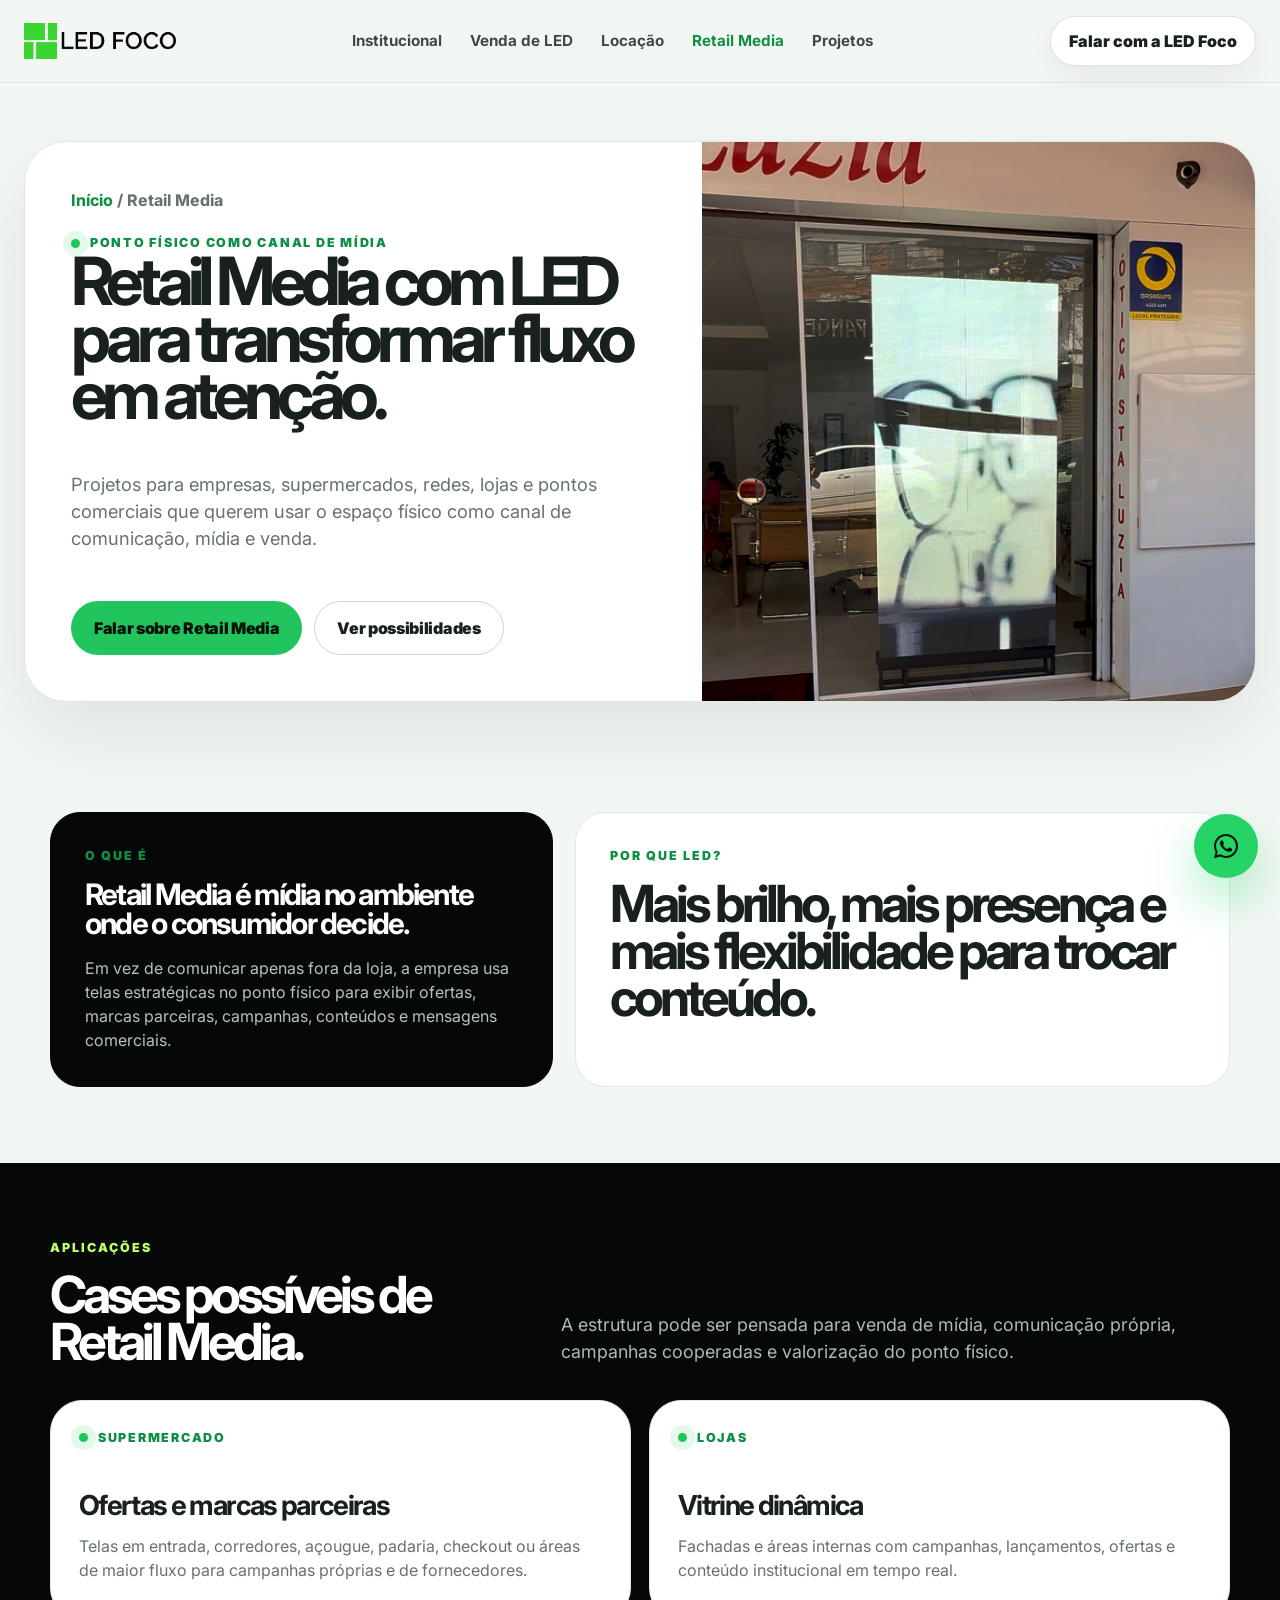
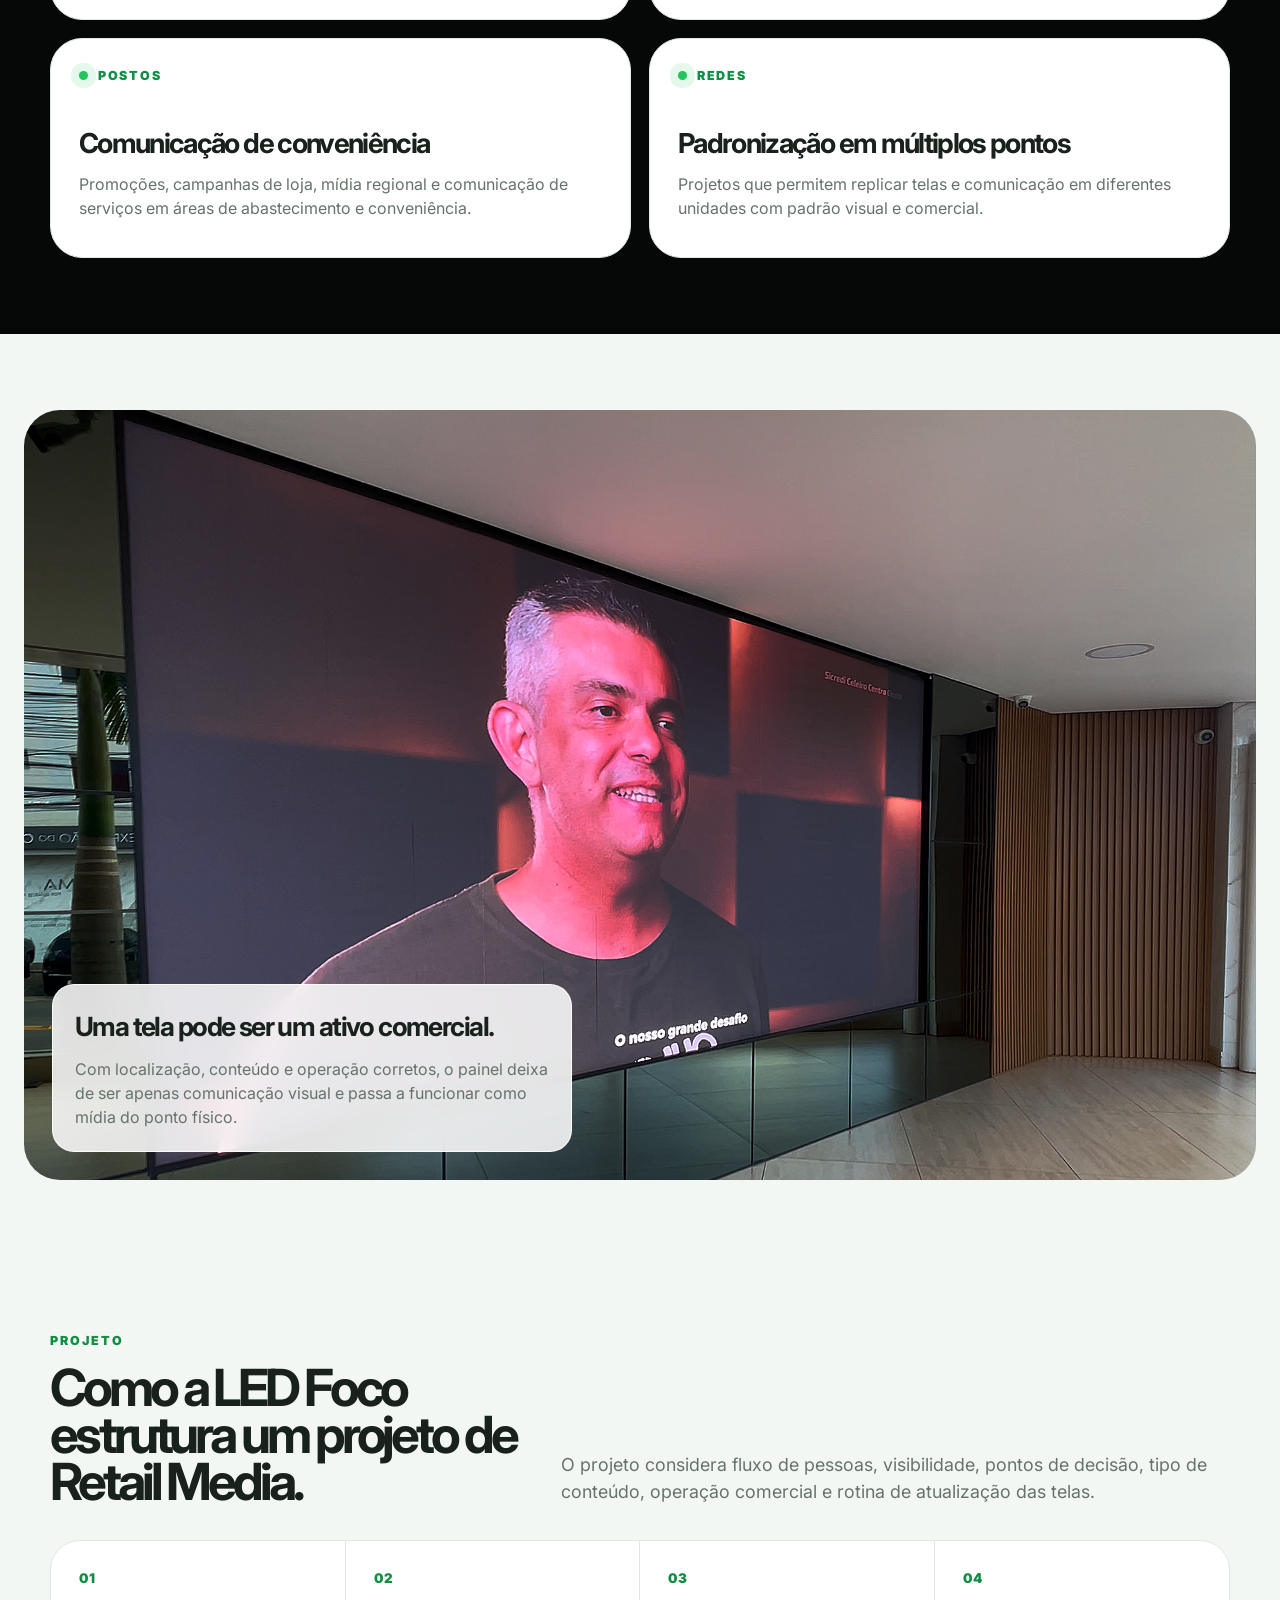
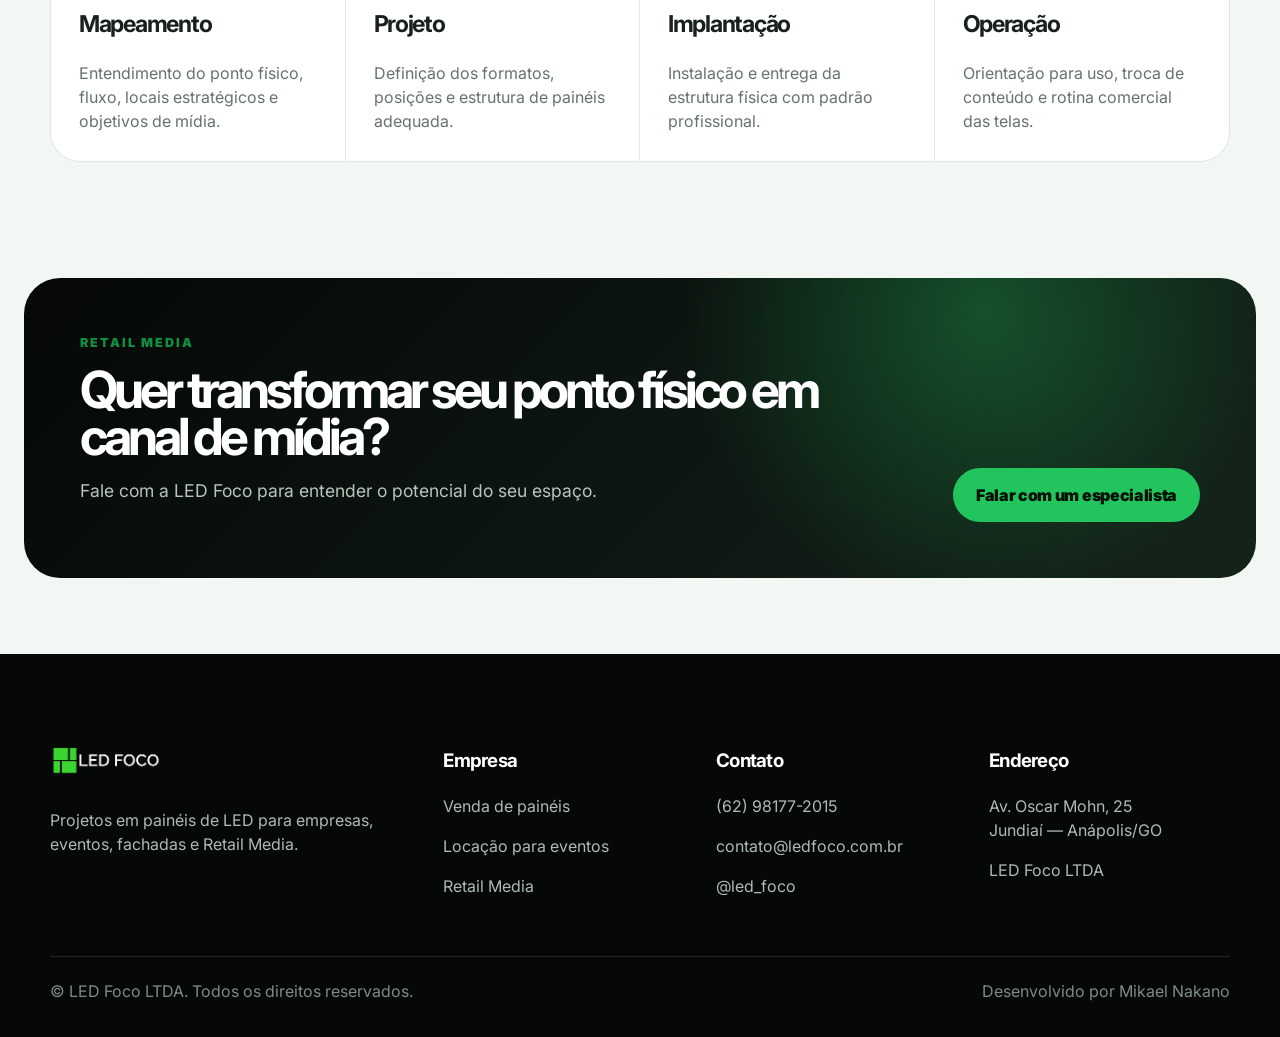
<file: retail-media.html>
<!doctype html>
<html lang="pt-BR">
<head>
  <meta charset="utf-8">
  <meta name="viewport" content="width=device-width,initial-scale=1">
  <title>Retail Media com painéis de LED | LED Foco</title>
  <meta name="description" content="Retail Media em pontos físicos: transforme lojas, supermercados e ambientes comerciais em canais de mídia com painéis de LED.">
  <link rel="canonical" href="https://ledfoco.com.br/retail-media.html">
  <meta property="og:title" content="Retail Media com painéis de LED | LED Foco">
  <meta property="og:description" content="Retail Media em pontos físicos: transforme lojas, supermercados e ambientes comerciais em canais de mídia com painéis de LED.">
  <meta property="og:type" content="website">
  <meta property="og:url" content="https://ledfoco.com.br/retail-media.html">
  <meta property="og:image" content="https://ledfoco.com.br/assets/img/retail-media-hero.jpg">
  <meta name="theme-color" content="#21c45d">
  <link rel="preconnect" href="https://fonts.googleapis.com">
  <link rel="preconnect" href="https://fonts.gstatic.com" crossorigin>
  <link href="https://fonts.googleapis.com/css2?family=Inter:wght@400;600;700;800;900&display=swap" rel="stylesheet">
  <link rel="stylesheet" href="/assets/css/style-mobile-completo.css">
  <link rel="icon" type="image/png" href="/assets/img/favicon.png">
  <link rel="apple-touch-icon" href="/assets/img/favicon.png">
</head>
<body>
<header class="site-header">
  <div class="nav">
    <a class="brand" href="/">
      <img src="/assets/img/logo-led-foco-header-texto-preto.png" alt="LED Foco" class="brand-logo">
    </a>
    <button class="menu-button" aria-label="Abrir menu">☰</button>
    <nav class="nav-menu" aria-label="Menu principal">
      <a href="/">Institucional</a>
      <a href="/venda.html">Venda de LED</a>
      <a href="/locacao.html">Locação</a>
      <a href="/retail-media.html" style="color:#0f8f43">Retail Media</a>
      <a href="/#projetos">Projetos</a>
    </nav>
    <a class="nav-cta" data-lead-event="lead_whatsapp_led_foco_geral" data-lead-intent="geral" href="https://wa.me/5562981772015?text=Ol%C3%A1%2C%20vim%20pelo%20site%20da%20LED%20Foco%20e%20gostaria%20de%20falar%20com%20a%20equipe%20comercial." target="_blank" rel="noopener">Falar com a LED Foco</a>
  </div>
</header>

<main class="desktop-main">
  <section class="page-hero">
    <div class="page-heading">
      <div class="page-heading-copy">
        <div class="breadcrumb"><a href="/">Início</a> / Retail Media</div>
        <span class="sup" style="color:#0f8f43">Ponto físico como canal de mídia</span>
        <h1>Retail Media com LED para transformar fluxo em atenção.</h1>
        <p>Projetos para empresas, supermercados, redes, lojas e pontos comerciais que querem usar o espaço físico como canal de comunicação, mídia e venda.</p>
        <div class="hero-actions">
          <a class="btn btn-green" href="https://wa.me/5562981772015?text=Ol%C3%A1%2C%20vim%20pela%20p%C3%A1gina%20de%20Retail%20Media%20da%20LED%20Foco%20e%20quero%20entender%20como%20transformar%20meu%20ponto%20f%C3%ADsico%20em%20canal%20de%20m%C3%ADdia%20com%20pain%C3%A9is%20de%20LED." target="_blank" rel="noopener">Falar sobre Retail Media</a>
          <a class="btn btn-line" href="#cases">Ver possibilidades</a>
        </div>
      </div>
      <div class="photo-placeholder"><img src="/assets/img/retail-media-hero.jpg" alt="Painel de LED em ponto comercial"></div>
    </div>
  </section>

  <section class="section">
    <div class="container statement">
      <div class="statement-panel black">
        <div class="eyebrow">O que é</div>
        <h3>Retail Media é mídia no ambiente onde o consumidor decide.</h3>
        <p>Em vez de comunicar apenas fora da loja, a empresa usa telas estratégicas no ponto físico para exibir ofertas, marcas parceiras, campanhas, conteúdos e mensagens comerciais.</p>
      </div>
      <div class="statement-panel">
        <div class="eyebrow">Por que LED?</div>
        <h2>Mais brilho, mais presença e mais flexibilidade para trocar conteúdo.</h2>
      </div>
    </div>
  </section>

  <section class="section dark" id="cases">
    <div class="container">
      <div class="section-title">
        <div><div class="eyebrow">Aplicações</div><h2>Cases possíveis de Retail Media.</h2></div>
        <p class="lead">A estrutura pode ser pensada para venda de mídia, comunicação própria, campanhas cooperadas e valorização do ponto físico.</p>
      </div>
      <div class="matrix">
        <div class="matrix-item"><span class="sup" style="color:#0f8f43">SUPERMERCADO</span><div><h3>Ofertas e marcas parceiras</h3><p>Telas em entrada, corredores, açougue, padaria, checkout ou áreas de maior fluxo para campanhas próprias e de fornecedores.</p></div></div>
        <div class="matrix-item"><span class="sup" style="color:#0f8f43">LOJAS</span><div><h3>Vitrine dinâmica</h3><p>Fachadas e áreas internas com campanhas, lançamentos, ofertas e conteúdo institucional em tempo real.</p></div></div>
        <div class="matrix-item"><span class="sup" style="color:#0f8f43">POSTOS</span><div><h3>Comunicação de conveniência</h3><p>Promoções, campanhas de loja, mídia regional e comunicação de serviços em áreas de abastecimento e conveniência.</p></div></div>
        <div class="matrix-item"><span class="sup" style="color:#0f8f43">REDES</span><div><h3>Padronização em múltiplos pontos</h3><p>Projetos que permitem replicar telas e comunicação em diferentes unidades com padrão visual e comercial.</p></div></div>
      </div>
    </div>
  </section>

  <section class="section">
    <div class="big-image-section">
      <div class="photo-placeholder"><img src="/assets/img/retail-media-case.jpg" alt="Case de Retail Media no ponto de venda"></div>
      <div class="overlay-note">
        <h3>Uma tela pode ser um ativo comercial.</h3>
        <p>Com localização, conteúdo e operação corretos, o painel deixa de ser apenas comunicação visual e passa a funcionar como mídia do ponto físico.</p>
      </div>
    </div>
  </section>

  <section class="section">
    <div class="container">
      <div class="section-title">
        <div><div class="eyebrow">Projeto</div><h2>Como a LED Foco estrutura um projeto de Retail Media.</h2></div>
        <p class="lead">O projeto considera fluxo de pessoas, visibilidade, pontos de decisão, tipo de conteúdo, operação comercial e rotina de atualização das telas.</p>
      </div>
      <div class="process-line">
        <div class="process-item"><small>01</small><h3>Mapeamento</h3><p>Entendimento do ponto físico, fluxo, locais estratégicos e objetivos de mídia.</p></div>
        <div class="process-item"><small>02</small><h3>Projeto</h3><p>Definição dos formatos, posições e estrutura de painéis adequada.</p></div>
        <div class="process-item"><small>03</small><h3>Implantação</h3><p>Instalação e entrega da estrutura física com padrão profissional.</p></div>
        <div class="process-item"><small>04</small><h3>Operação</h3><p>Orientação para uso, troca de conteúdo e rotina comercial das telas.</p></div>
      </div>
    </div>
  </section>

  <section class="section">
    <div class="cta-editorial">
      <div>
        <div class="eyebrow">Retail Media</div>
        <h2>Quer transformar seu ponto físico em canal de mídia?</h2>
        <p>Fale com a LED Foco para entender o potencial do seu espaço.</p>
      </div>
      <a class="btn btn-green" href="https://wa.me/5562981772015?text=Ol%C3%A1%2C%20vim%20pela%20p%C3%A1gina%20de%20Retail%20Media%20da%20LED%20Foco%20e%20quero%20entender%20como%20transformar%20meu%20ponto%20f%C3%ADsico%20em%20canal%20de%20m%C3%ADdia%20com%20pain%C3%A9is%20de%20LED." target="_blank" rel="noopener">Falar com um especialista</a>
    </div>
  </section>
</main>

<main class="mobile-main">
  <section class="mobile-hero">
    <div class="mobile-card">
      <div class="mobile-hero-img"><img src="/assets/img/retail-media-hero.jpg" alt="Retail Media com LED"></div>
      <div class="mobile-hero-copy">
        <span class="mobile-kicker">Retail Media</span>
        <h1>Transforme seu ponto físico em canal de mídia.</h1>
        <p>Use painéis de LED para ofertas, marcas parceiras e campanhas no local onde o consumidor decide.</p>
        <div class="mobile-actions">
          <a class="btn btn-green" href="https://wa.me/5562981772015?text=Ol%C3%A1%2C%20vim%20pela%20p%C3%A1gina%20de%20Retail%20Media%20da%20LED%20Foco%20e%20quero%20entender%20como%20transformar%20meu%20ponto%20f%C3%ADsico%20em%20canal%20de%20m%C3%ADdia%20com%20pain%C3%A9is%20de%20LED." target="_blank" rel="noopener">Falar sobre Retail Media</a>
          <a class="btn btn-line" href="#mobile-retail-cases">Ver aplicações</a>
        </div>
      </div>
    </div>
  </section>

  <section class="mobile-section">
    <h2 class="mobile-title">O que é Retail Media?</h2>
    <p class="mobile-lead">É usar telas no ponto físico para vender mídia, exibir campanhas e valorizar o espaço comercial.</p>
    <div class="mobile-list">
      <div class="mobile-list-item"><span>✓</span><div><strong>Mais atenção no ponto de decisão</strong><p>Comunicação no momento em que o consumidor está comprando.</p></div></div>
      <div class="mobile-list-item"><span>✓</span><div><strong>Mais flexibilidade</strong><p>Troca rápida de ofertas, conteúdos e campanhas.</p></div></div>
    </div>
  </section>

  <section class="mobile-section" id="mobile-retail-cases">
    <h2 class="mobile-title">Aplicações possíveis</h2>
    <div class="mobile-list">
      <div class="mobile-list-item"><span>01</span><div><strong>Supermercados</strong><p>Ofertas, fornecedores e campanhas em áreas de fluxo.</p></div></div>
      <div class="mobile-list-item"><span>02</span><div><strong>Lojas e vitrines</strong><p>Lançamentos, promoções e conteúdo em tempo real.</p></div></div>
      <div class="mobile-list-item"><span>03</span><div><strong>Postos e conveniências</strong><p>Promoções, mídia regional e comunicação de serviços.</p></div></div>
      <div class="mobile-list-item"><span>04</span><div><strong>Redes</strong><p>Padronização visual em múltiplas unidades.</p></div></div>
    </div>
  </section>

  <section class="mobile-section">
    <div class="mobile-image-section">
      <img src="/assets/img/retail-media-case.jpg" alt="Case de Retail Media">
      <div class="mobile-image-note">
        <strong>Uma tela pode ser um ativo comercial.</strong>
        <p>Com localização, conteúdo e operação, o painel vira mídia do ponto físico.</p>
      </div>
    </div>
  </section>

  <section class="mobile-dark">
    <h2 class="mobile-title">Como a LED Foco estrutura o projeto</h2>
    <p>Mapeamos fluxo, visibilidade, pontos de decisão, formatos e operação das telas.</p>
  </section>

  <section class="mobile-section">
    <h2 class="mobile-title">Etapas do projeto</h2>
    <div class="mobile-list">
      <div class="mobile-list-item"><span>1</span><div><strong>Mapeamento</strong><p>Entendimento do ponto físico e objetivo de mídia.</p></div></div>
      <div class="mobile-list-item"><span>2</span><div><strong>Projeto</strong><p>Definição dos formatos e posições das telas.</p></div></div>
      <div class="mobile-list-item"><span>3</span><div><strong>Implantação</strong><p>Instalação com padrão profissional.</p></div></div>
      <div class="mobile-list-item"><span>4</span><div><strong>Operação</strong><p>Orientação para conteúdo e rotina comercial.</p></div></div>
    </div>
    <div class="mobile-actions"><a class="btn btn-green" href="https://wa.me/5562981772015?text=Ol%C3%A1%2C%20vim%20pela%20p%C3%A1gina%20de%20Retail%20Media%20da%20LED%20Foco%20e%20quero%20entender%20como%20transformar%20meu%20ponto%20f%C3%ADsico%20em%20canal%20de%20m%C3%ADdia%20com%20pain%C3%A9is%20de%20LED." target="_blank" rel="noopener">Falar com especialista</a></div>
  </section>
</main>

<footer class="footer" id="contato">
  <div class="container">
    <div class="footer-grid">
      <div>
        <a class="brand" href="/" style="margin-bottom:18px">
          <img src="/assets/img/logo-led-foco-footer.png" alt="LED Foco" class="brand-logo footer-logo">
        </a>
        <p>Projetos em painéis de LED para empresas, eventos, fachadas e Retail Media.</p>
      </div>
      <div>
        <h3>Empresa</h3>
        <p><a href="/venda.html">Venda de painéis</a></p>
        <p><a href="/locacao.html">Locação para eventos</a></p>
        <p><a href="/retail-media.html">Retail Media</a></p>
      </div>
      <div>
        <h3>Contato</h3>
        <p><a href="https://wa.me/5562981772015?text=Ol%C3%A1%2C%20vim%20pelo%20site%20da%20LED%20Foco%20e%20gostaria%20de%20falar%20com%20a%20equipe%20comercial." target="_blank" rel="noopener">(62) 98177-2015</a></p>
        <p><a href="mailto:contato@ledfoco.com.br">contato@ledfoco.com.br</a></p>
        <p><a href="https://instagram.com/led_foco" target="_blank" rel="noopener">@led_foco</a></p>
      </div>
      <div>
        <h3>Endereço</h3>
        <p>Av. Oscar Mohn, 25<br>Jundiaí — Anápolis/GO</p>
        <p>LED Foco LTDA</p>
      </div>
    </div>
    <div class="footer-bottom">
      <span>© LED Foco LTDA. Todos os direitos reservados.</span>
      <span>Desenvolvido por Mikael Nakano</span>
    </div>
  </div>
</footer>
<a class="floating-whatsapp" data-lead-event="lead_whatsapp_led_foco_geral" data-lead-intent="botao-flutuante" href="https://wa.me/5562981772015?text=Ol%C3%A1%2C%20vim%20pelo%20site%20da%20LED%20Foco%20e%20gostaria%20de%20falar%20com%20a%20equipe%20comercial." target="_blank" rel="noopener" aria-label="WhatsApp"><svg aria-hidden="true" viewBox="0 0 32 32" width="30" height="30"><path fill="currentColor" d="M16.01 3.2c-7.05 0-12.78 5.72-12.78 12.76 0 2.25.59 4.45 1.72 6.38L3.12 29l6.83-1.79a12.7 12.7 0 0 0 6.06 1.54h.01c7.04 0 12.77-5.72 12.77-12.77 0-3.41-1.33-6.62-3.74-9.03a12.68 12.68 0 0 0-9.04-3.75Zm0 23.39h-.01c-1.91 0-3.78-.51-5.42-1.48l-.39-.23-4.05 1.06 1.08-3.95-.26-.41a10.55 10.55 0 0 1-1.62-5.62c0-5.86 4.78-10.63 10.66-10.63 2.85 0 5.52 1.11 7.53 3.12a10.57 10.57 0 0 1 3.12 7.53c0 5.87-4.78 10.64-10.65 10.64Zm5.84-7.96c-.32-.16-1.9-.94-2.19-1.04-.29-.11-.5-.16-.72.16-.21.32-.82 1.04-1.01 1.25-.19.21-.37.24-.69.08-.32-.16-1.35-.5-2.57-1.59-.95-.85-1.59-1.9-1.78-2.22-.19-.32-.02-.49.14-.65.15-.14.32-.37.48-.56.16-.19.21-.32.32-.53.11-.21.05-.4-.03-.56-.08-.16-.72-1.73-.98-2.37-.26-.62-.52-.54-.72-.55h-.61c-.21 0-.56.08-.85.4-.29.32-1.12 1.09-1.12 2.66 0 1.57 1.15 3.09 1.31 3.3.16.21 2.26 3.45 5.47 4.83.76.33 1.36.53 1.83.68.77.24 1.47.21 2.02.13.62-.09 1.9-.78 2.17-1.53.27-.75.27-1.4.19-1.53-.08-.13-.29-.21-.61-.37Z"/></svg></a>

<div class="mobile-sticky-cta">
  <a class="btn btn-green" href="https://wa.me/5562981772015?text=Ol%C3%A1%2C%20vim%20pela%20p%C3%A1gina%20de%20Retail%20Media%20da%20LED%20Foco%20e%20quero%20entender%20como%20transformar%20meu%20ponto%20f%C3%ADsico%20em%20canal%20de%20m%C3%ADdia%20com%20pain%C3%A9is%20de%20LED." target="_blank" rel="noopener">Falar sobre Retail Media</a>
</div>

<script src="/assets/js/main-mobile-completo.js"></script>
</body>
</html>
</file>
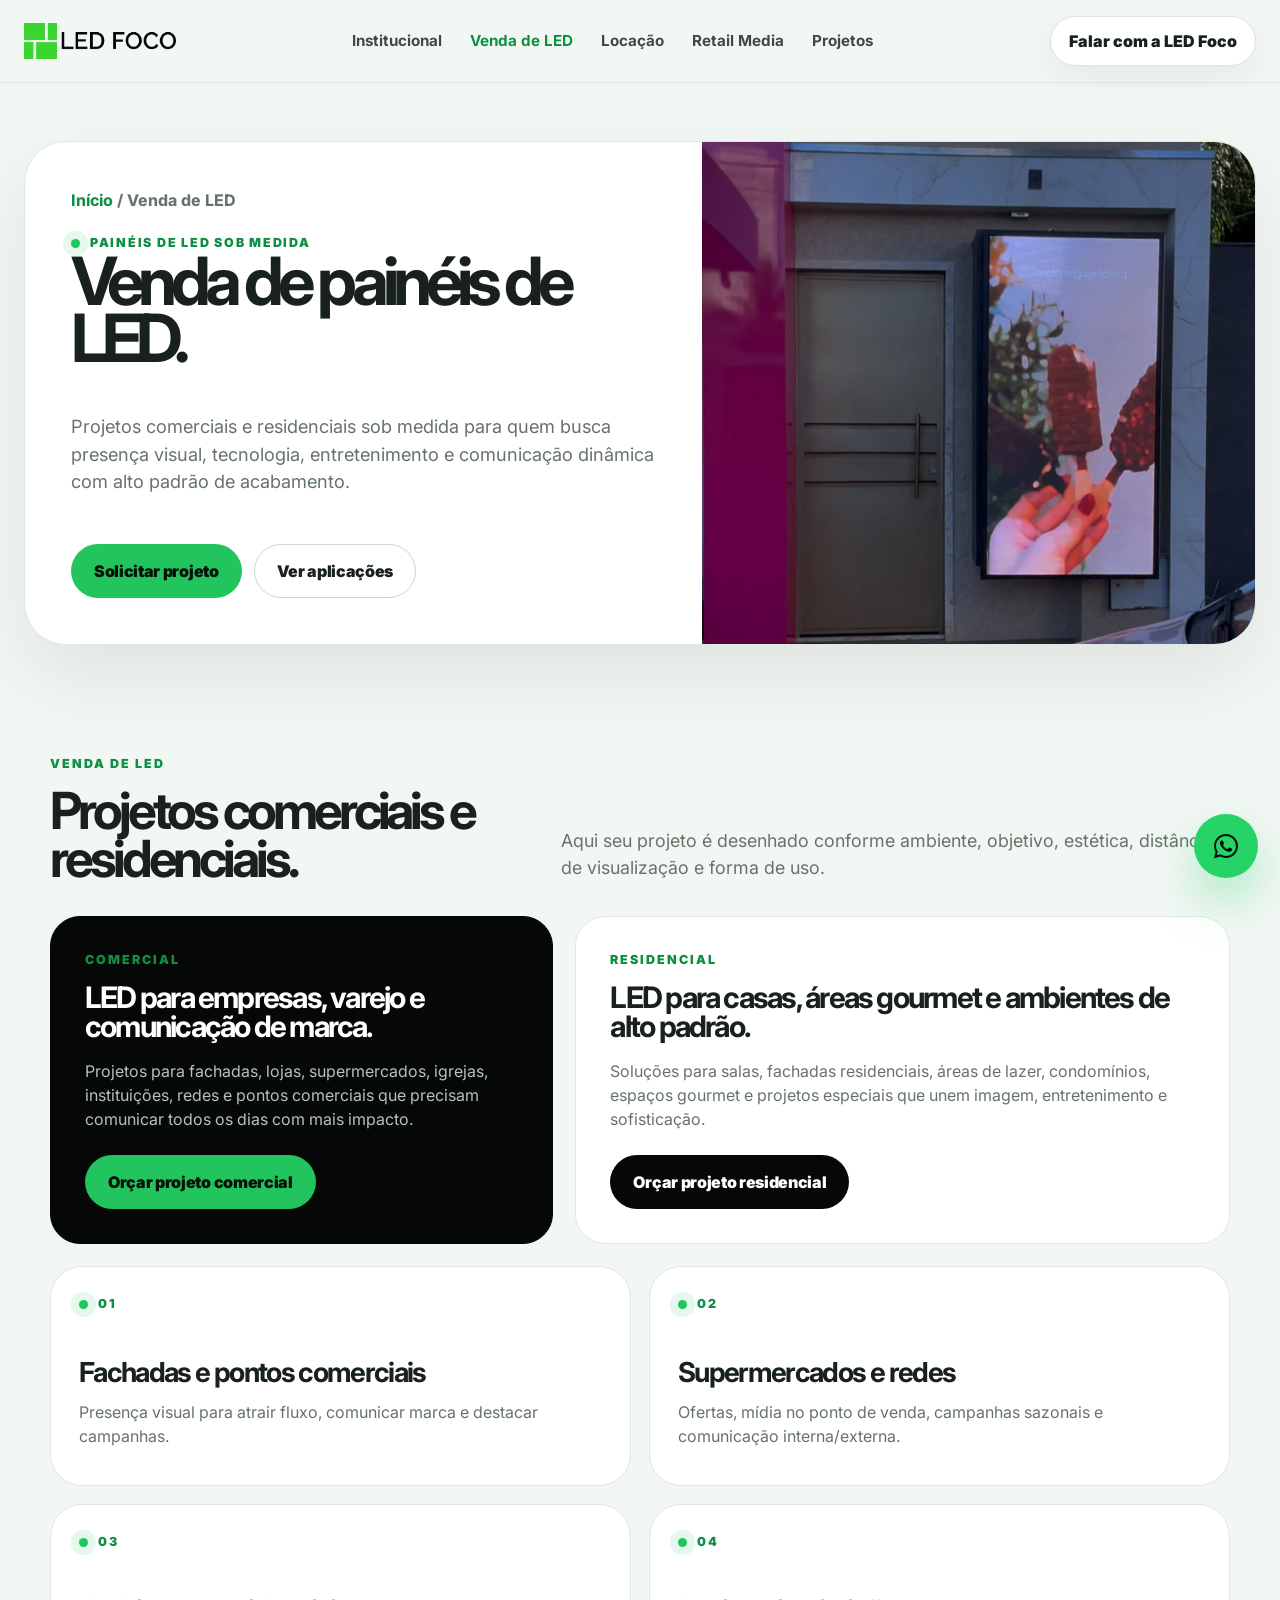
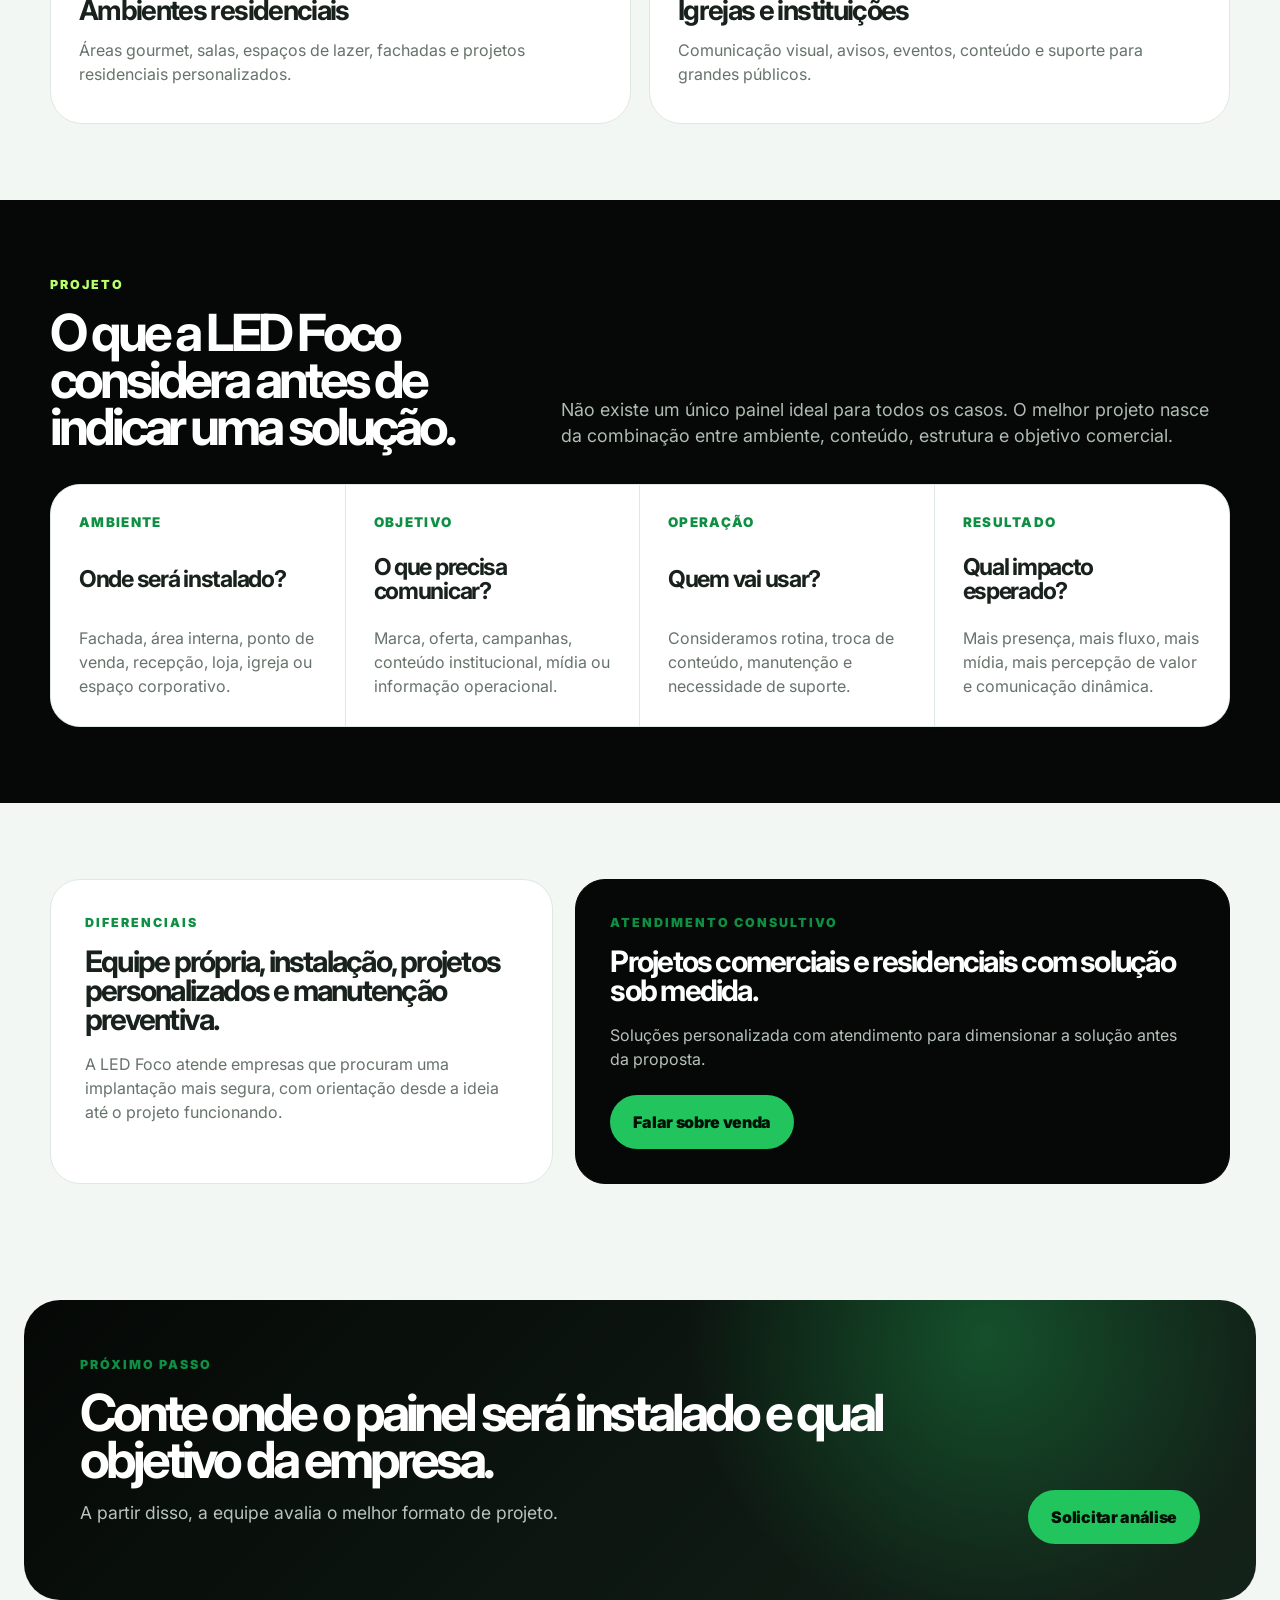
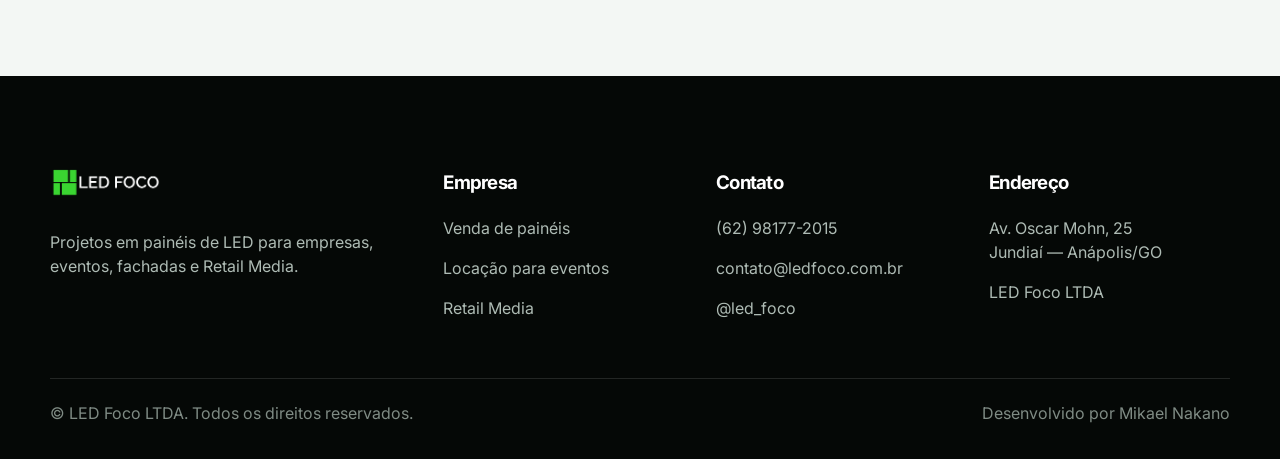
<file: venda.html>
<!doctype html>
<html lang="pt-BR">
<head>
  <meta charset="utf-8">
  <meta name="viewport" content="width=device-width,initial-scale=1">
  <title>Venda de painéis de LED | LED Foco</title>
  <meta name="description" content="Venda de painéis de LED sob medida para empresas, fachadas, varejo e Retail Media.">
  <link rel="canonical" href="https://ledfoco.com.br/venda.html">
  <meta property="og:title" content="Venda de painéis de LED | LED Foco">
  <meta property="og:description" content="Venda de painéis de LED sob medida para empresas, fachadas, varejo e Retail Media.">
  <meta property="og:type" content="website">
  <meta property="og:url" content="https://ledfoco.com.br/venda.html">
  <meta property="og:image" content="https://ledfoco.com.br/assets/img/hero-led-foco.jpg">
  <meta name="theme-color" content="#21c45d">
  <link rel="preconnect" href="https://fonts.googleapis.com">
  <link rel="preconnect" href="https://fonts.gstatic.com" crossorigin>
  <link href="https://fonts.googleapis.com/css2?family=Inter:wght@400;600;700;800;900&display=swap" rel="stylesheet">
  <link rel="stylesheet" href="/assets/css/style-mobile-completo.css">
  <link rel="icon" type="image/png" href="/assets/img/favicon.png">
  <link rel="apple-touch-icon" href="/assets/img/favicon.png">
</head>
<body>
<header class="site-header">
  <div class="nav">
    <a class="brand" href="/">
      <img src="/assets/img/logo-led-foco-header-texto-preto.png" alt="LED Foco" class="brand-logo">
    </a>
    <button class="menu-button" aria-label="Abrir menu">☰</button>
    <nav class="nav-menu" aria-label="Menu principal">
      <a href="/">Institucional</a>
      <a href="/venda.html" style="color:#0f8f43">Venda de LED</a>
      <a href="/locacao.html">Locação</a>
      <a href="/retail-media.html">Retail Media</a>
      <a href="/#projetos">Projetos</a>
    </nav>
    <a class="nav-cta" data-lead-event="lead_whatsapp_led_foco_geral" data-lead-intent="geral" href="https://wa.me/5562981772015?text=Ol%C3%A1%2C%20vim%20pelo%20site%20da%20LED%20Foco%20e%20gostaria%20de%20falar%20com%20a%20equipe%20comercial." target="_blank" rel="noopener">Falar com a LED Foco</a>
  </div>
</header>

<main class="desktop-main">
  <section class="page-hero">
    <div class="page-heading">
      <div class="page-heading-copy">
        <div class="breadcrumb"><a href="/">Início</a> / Venda de LED</div>
        <span class="sup" style="color:#0f8f43">Painéis de LED sob medida</span>
        <h1>Venda de painéis de LED.</h1>
        <p>Projetos comerciais e residenciais sob medida para quem busca presença visual, tecnologia, entretenimento e comunicação dinâmica com alto padrão de acabamento.</p>
        <div class="hero-actions">
          <a class="btn btn-green" data-lead-event="lead_whatsapp_led_foco_venda" data-lead-intent="venda-page-hero" href="https://wa.me/5562981772015?text=Ol%C3%A1%2C%20vim%20pela%20p%C3%A1gina%20de%20venda%20da%20LED%20Foco%20e%20quero%20solicitar%20um%20projeto%20de%20painel%20de%20LED%20para%20minha%20empresa." target="_blank" rel="noopener">Solicitar projeto</a>
          <a class="btn btn-line" href="#aplicacoes">Ver aplicações</a>
        </div>
      </div>
      <div class="photo-placeholder"><img src="/assets/img/venda-hero.jpg" alt="Painel de LED instalado em empresa"></div>
    </div>
  </section>

  <section class="section" id="aplicacoes">
    <div class="container">
      <div class="section-title">
        <div><div class="eyebrow">Venda de LED</div><h2>Projetos comerciais e residenciais.</h2></div>
        <p class="lead">Aqui seu projeto é desenhado conforme ambiente, objetivo, estética, distância de visualização e forma de uso.</p>
      </div>
      <div class="statement">
        <div class="statement-panel black">
          <div class="eyebrow">Comercial</div>
          <h3>LED para empresas, varejo e comunicação de marca.</h3>
          <p>Projetos para fachadas, lojas, supermercados, igrejas, instituições, redes e pontos comerciais que precisam comunicar todos os dias com mais impacto.</p>
          <br><a class="btn btn-green" href="https://wa.me/5562981772015?text=Ol%C3%A1%2C%20vim%20pela%20p%C3%A1gina%20de%20venda%20da%20LED%20Foco%20e%20quero%20solicitar%20um%20projeto%20de%20painel%20de%20LED%20para%20minha%20empresa." target="_blank" rel="noopener">Orçar projeto comercial</a>
        </div>
        <div class="statement-panel">
          <div class="eyebrow">Residencial</div>
          <h3>LED para casas, áreas gourmet e ambientes de alto padrão.</h3>
          <p>Soluções para salas, fachadas residenciais, áreas de lazer, condomínios, espaços gourmet e projetos especiais que unem imagem, entretenimento e sofisticação.</p>
          <br><a class="btn btn-dark" href="https://wa.me/5562981772015?text=Ol%C3%A1%2C%20vim%20pela%20p%C3%A1gina%20de%20venda%20da%20LED%20Foco%20e%20quero%20solicitar%20um%20projeto%20de%20painel%20de%20LED%20para%20minha%20empresa." target="_blank" rel="noopener">Orçar projeto residencial</a>
        </div>
      </div>
      <div class="matrix" style="margin-top:22px">
        <div class="matrix-item"><span class="sup" style="color:#0f8f43">01</span><div><h3>Fachadas e pontos comerciais</h3><p>Presença visual para atrair fluxo, comunicar marca e destacar campanhas.</p></div></div>
        <div class="matrix-item"><span class="sup" style="color:#0f8f43">02</span><div><h3>Supermercados e redes</h3><p>Ofertas, mídia no ponto de venda, campanhas sazonais e comunicação interna/externa.</p></div></div>
        <div class="matrix-item"><span class="sup" style="color:#0f8f43">03</span><div><h3>Ambientes residenciais</h3><p>Áreas gourmet, salas, espaços de lazer, fachadas e projetos residenciais personalizados.</p></div></div>
        <div class="matrix-item"><span class="sup" style="color:#0f8f43">04</span><div><h3>Igrejas e instituições</h3><p>Comunicação visual, avisos, eventos, conteúdo e suporte para grandes públicos.</p></div></div>
      </div>
    </div>
  </section>

  <section class="section dark">
    <div class="container">
      <div class="section-title">
        <div><div class="eyebrow">Projeto</div><h2>O que a LED Foco considera antes de indicar uma solução.</h2></div>
        <p class="lead">Não existe um único painel ideal para todos os casos. O melhor projeto nasce da combinação entre ambiente, conteúdo, estrutura e objetivo comercial.</p>
      </div>
      <div class="process-line">
        <div class="process-item"><small>AMBIENTE</small><h3>Onde será instalado?</h3><p>Fachada, área interna, ponto de venda, recepção, loja, igreja ou espaço corporativo.</p></div>
        <div class="process-item"><small>OBJETIVO</small><h3>O que precisa comunicar?</h3><p>Marca, oferta, campanhas, conteúdo institucional, mídia ou informação operacional.</p></div>
        <div class="process-item"><small>OPERAÇÃO</small><h3>Quem vai usar?</h3><p>Consideramos rotina, troca de conteúdo, manutenção e necessidade de suporte.</p></div>
        <div class="process-item"><small>RESULTADO</small><h3>Qual impacto esperado?</h3><p>Mais presença, mais fluxo, mais mídia, mais percepção de valor e comunicação dinâmica.</p></div>
      </div>
    </div>
  </section>

  <section class="section">
    <div class="container statement">
      <div class="statement-panel">
        <div class="eyebrow">Diferenciais</div>
        <h3>Equipe própria, instalação, projetos personalizados e manutenção preventiva.</h3>
        <p>A LED Foco atende empresas que procuram uma implantação mais segura, com orientação desde a ideia até o projeto funcionando.</p>
      </div>
      <div class="statement-panel black">
        <div class="eyebrow">Atendimento consultivo</div>
        <h3>Projetos comerciais e residenciais com solução sob medida.</h3>
        <p>Soluções personalizada com atendimento para dimensionar a solução antes da proposta.</p>
        <br><a class="btn btn-green" href="https://wa.me/5562981772015?text=Ol%C3%A1%2C%20vim%20pela%20p%C3%A1gina%20de%20venda%20da%20LED%20Foco%20e%20quero%20solicitar%20um%20projeto%20de%20painel%20de%20LED%20para%20minha%20empresa." target="_blank" rel="noopener">Falar sobre venda</a>
      </div>
    </div>
  </section>

  <section class="section">
    <div class="cta-editorial">
      <div>
        <div class="eyebrow">Próximo passo</div>
        <h2>Conte onde o painel será instalado e qual objetivo da empresa.</h2>
        <p>A partir disso, a equipe avalia o melhor formato de projeto.</p>
      </div>
      <a class="btn btn-green" href="https://wa.me/5562981772015?text=Ol%C3%A1%2C%20vim%20pela%20p%C3%A1gina%20de%20venda%20da%20LED%20Foco%20e%20quero%20solicitar%20um%20projeto%20de%20painel%20de%20LED%20para%20minha%20empresa." target="_blank" rel="noopener">Solicitar análise</a>
    </div>
  </section>
</main>

<main class="mobile-main">
  <section class="mobile-hero">
    <div class="mobile-card">
      <div class="mobile-hero-img"><img src="/assets/img/venda-hero.jpg" alt="Painel de LED instalado em empresa"></div>
      <div class="mobile-hero-copy">
        <span class="mobile-kicker">Venda de LED</span>
        <h1>Painel de LED sob medida para empresas e residências.</h1>
        <p>Projeto, instalação e orientação para quem precisa de presença visual com alto padrão.</p>
        <div class="mobile-actions">
          <a class="btn btn-green" href="https://wa.me/5562981772015?text=Ol%C3%A1%2C%20vim%20pela%20p%C3%A1gina%20de%20venda%20da%20LED%20Foco%20e%20quero%20solicitar%20um%20projeto%20de%20painel%20de%20LED%20para%20minha%20empresa." target="_blank" rel="noopener">Solicitar projeto</a>
          <a class="btn btn-line" href="#mobile-venda-aplicacoes">Ver aplicações</a>
        </div>
      </div>
    </div>
  </section>

  <section class="mobile-section" id="mobile-venda-aplicacoes">
    <h2 class="mobile-title">Projetos comerciais e residenciais.</h2>
    <p class="mobile-lead">A solução é pensada conforme ambiente, uso e objetivo.</p>
    <div class="mobile-list">
      <div class="mobile-list-item"><span>01</span><div><strong>Fachadas e pontos comerciais</strong><p>Mais presença para marca, ofertas e campanhas.</p></div></div>
      <div class="mobile-list-item"><span>02</span><div><strong>Supermercados e redes</strong><p>Ofertas, mídia no ponto de venda e comunicação interna.</p></div></div>
      <div class="mobile-list-item"><span>03</span><div><strong>Ambientes residenciais</strong><p>Áreas gourmet, salas, lazer e projetos especiais.</p></div></div>
      <div class="mobile-list-item"><span>04</span><div><strong>Igrejas e instituições</strong><p>Comunicação visual para avisos, eventos e grandes públicos.</p></div></div>
    </div>
  </section>

  <section class="mobile-dark">
    <h2 class="mobile-title">Projeto antes da proposta.</h2>
    <p>A LED Foco avalia ambiente, objetivo, operação e impacto esperado antes de indicar o painel ideal.</p>
  </section>

  <section class="mobile-section">
    <h2 class="mobile-title">O que a LED Foco considera</h2>
    <div class="mobile-list">
      <div class="mobile-list-item"><span>1</span><div><strong>Ambiente</strong><p>Onde o painel será instalado e qual distância de visualização.</p></div></div>
      <div class="mobile-list-item"><span>2</span><div><strong>Objetivo</strong><p>Marca, ofertas, mídia, conteúdo ou comunicação operacional.</p></div></div>
      <div class="mobile-list-item"><span>3</span><div><strong>Operação</strong><p>Uso diário, troca de conteúdo e manutenção.</p></div></div>
    </div>
  </section>

  <section class="mobile-section">
    <h2 class="mobile-title">Diferenciais</h2>
    <div class="mobile-list">
      <div class="mobile-list-item"><span>✓</span><div><strong>Equipe própria</strong><p>Mais segurança na instalação e implantação.</p></div></div>
      <div class="mobile-list-item"><span>✓</span><div><strong>Projeto personalizado</strong><p>Solução definida conforme o espaço e a necessidade.</p></div></div>
      <div class="mobile-list-item"><span>✓</span><div><strong>Manutenção preventiva</strong><p>Suporte para manter o projeto funcionando.</p></div></div>
    </div>
    <div class="mobile-actions"><a class="btn btn-green" href="https://wa.me/5562981772015?text=Ol%C3%A1%2C%20vim%20pela%20p%C3%A1gina%20de%20venda%20da%20LED%20Foco%20e%20quero%20solicitar%20um%20projeto%20de%20painel%20de%20LED%20para%20minha%20empresa." target="_blank" rel="noopener">Falar sobre venda</a></div>
  </section>
</main>

<footer class="footer" id="contato">
  <div class="container">
    <div class="footer-grid">
      <div>
        <a class="brand" href="/" style="margin-bottom:18px">
          <img src="/assets/img/logo-led-foco-footer.png" alt="LED Foco" class="brand-logo footer-logo">
        </a>
        <p>Projetos em painéis de LED para empresas, eventos, fachadas e Retail Media.</p>
      </div>
      <div>
        <h3>Empresa</h3>
        <p><a href="/venda.html">Venda de painéis</a></p>
        <p><a href="/locacao.html">Locação para eventos</a></p>
        <p><a href="/retail-media.html">Retail Media</a></p>
      </div>
      <div>
        <h3>Contato</h3>
        <p><a href="https://wa.me/5562981772015?text=Ol%C3%A1%2C%20vim%20pelo%20site%20da%20LED%20Foco%20e%20gostaria%20de%20falar%20com%20a%20equipe%20comercial." target="_blank" rel="noopener">(62) 98177-2015</a></p>
        <p><a href="mailto:contato@ledfoco.com.br">contato@ledfoco.com.br</a></p>
        <p><a href="https://instagram.com/led_foco" target="_blank" rel="noopener">@led_foco</a></p>
      </div>
      <div>
        <h3>Endereço</h3>
        <p>Av. Oscar Mohn, 25<br>Jundiaí — Anápolis/GO</p>
        <p>LED Foco LTDA</p>
      </div>
    </div>
    <div class="footer-bottom">
      <span>© LED Foco LTDA. Todos os direitos reservados.</span>
      <span>Desenvolvido por Mikael Nakano</span>
    </div>
  </div>
</footer>
<a class="floating-whatsapp" data-lead-event="lead_whatsapp_led_foco_geral" data-lead-intent="botao-flutuante" href="https://wa.me/5562981772015?text=Ol%C3%A1%2C%20vim%20pelo%20site%20da%20LED%20Foco%20e%20gostaria%20de%20falar%20com%20a%20equipe%20comercial." target="_blank" rel="noopener" aria-label="WhatsApp"><svg aria-hidden="true" viewBox="0 0 32 32" width="30" height="30"><path fill="currentColor" d="M16.01 3.2c-7.05 0-12.78 5.72-12.78 12.76 0 2.25.59 4.45 1.72 6.38L3.12 29l6.83-1.79a12.7 12.7 0 0 0 6.06 1.54h.01c7.04 0 12.77-5.72 12.77-12.77 0-3.41-1.33-6.62-3.74-9.03a12.68 12.68 0 0 0-9.04-3.75Zm0 23.39h-.01c-1.91 0-3.78-.51-5.42-1.48l-.39-.23-4.05 1.06 1.08-3.95-.26-.41a10.55 10.55 0 0 1-1.62-5.62c0-5.86 4.78-10.63 10.66-10.63 2.85 0 5.52 1.11 7.53 3.12a10.57 10.57 0 0 1 3.12 7.53c0 5.87-4.78 10.64-10.65 10.64Zm5.84-7.96c-.32-.16-1.9-.94-2.19-1.04-.29-.11-.5-.16-.72.16-.21.32-.82 1.04-1.01 1.25-.19.21-.37.24-.69.08-.32-.16-1.35-.5-2.57-1.59-.95-.85-1.59-1.9-1.78-2.22-.19-.32-.02-.49.14-.65.15-.14.32-.37.48-.56.16-.19.21-.32.32-.53.11-.21.05-.4-.03-.56-.08-.16-.72-1.73-.98-2.37-.26-.62-.52-.54-.72-.55h-.61c-.21 0-.56.08-.85.4-.29.32-1.12 1.09-1.12 2.66 0 1.57 1.15 3.09 1.31 3.3.16.21 2.26 3.45 5.47 4.83.76.33 1.36.53 1.83.68.77.24 1.47.21 2.02.13.62-.09 1.9-.78 2.17-1.53.27-.75.27-1.4.19-1.53-.08-.13-.29-.21-.61-.37Z"/></svg></a>

<div class="mobile-sticky-cta">
  <a class="btn btn-green" href="https://wa.me/5562981772015?text=Ol%C3%A1%2C%20vim%20pela%20p%C3%A1gina%20de%20venda%20da%20LED%20Foco%20e%20quero%20solicitar%20um%20projeto%20de%20painel%20de%20LED%20para%20minha%20empresa." target="_blank" rel="noopener">Solicitar projeto</a>
</div>

<script src="/assets/js/main-mobile-completo.js"></script>
</body>
</html>
</file>
<file: assets/css/style.css>
/* =========================================================
   LED FOCO — CSS LIMPO E ORGANIZADO
   Arquivo base para páginas: home, venda, locação e retail media
   ========================================================= */

/* =========================================================
   01. Variáveis e Reset
   ========================================================= */

:root {
  --black: #050806;
  --graphite: #111714;
  --ink: #18211c;
  --muted: #66736b;
  --line: #dfe8e2;
  --soft: #f3f7f4;
  --white: #ffffff;

  --green: #21c45d;
  --green2: #0f8f43;
  --lime: #b9ff6a;

  --radius: 28px;
  --wide: min(1500px, calc(100% - 48px));
  --container: min(1180px, calc(100% - 48px));
}

* {
  box-sizing: border-box;
}

html {
  scroll-behavior: smooth;
}

body {
  margin: 0;
  font-family: Inter, ui-sans-serif, system-ui, -apple-system, BlinkMacSystemFont, "Segoe UI", sans-serif;
  color: var(--ink);
  background: var(--soft);
  line-height: 1.5;
}

a {
  color: inherit;
  text-decoration: none;
}

img {
  display: block;
  max-width: 100%;
}

.container {
  width: var(--container);
  margin: 0 auto;
}

.wide {
  width: var(--wide);
  margin: 0 auto;
}


/* =========================================================
   02. Cabeçalho e Navegação
   ========================================================= */

.site-header {
  position: sticky;
  top: 0;
  z-index: 80;
  background: rgba(243, 247, 244, .86);
  backdrop-filter: blur(18px);
  border-bottom: 1px solid rgba(17, 23, 20, .08);
}

.nav {
  width: var(--wide);
  height: 82px;
  margin: 0 auto;
  display: grid;
  grid-template-columns: auto 1fr auto;
  align-items: center;
  gap: 36px;
}

.brand {
  display: flex;
  align-items: center;
  gap: 13px;
  font-size: 1.35rem;
  font-weight: 950;
  letter-spacing: -.055em;
}

.brand-logo {
  height: 36px;
  width: auto;
  display: block;
}

.footer-logo {
  height: 62px;
}

.brand-symbol {
  width: 44px;
  height: 44px;
  display: grid;
  place-items: center;
  background: var(--black);
  color: var(--green);
  border-radius: 50%;
  font-weight: 950;
  letter-spacing: -.08em;
  box-shadow: inset 0 0 0 1px rgba(255, 255, 255, .08), 0 18px 38px rgba(0, 0, 0, .16);
}

.nav-menu {
  display: flex;
  align-items: center;
  justify-content: center;
  gap: 28px;
  color: #3e4a43;
  font-size: .95rem;
  font-weight: 700;
}

.nav-menu a:hover {
  color: var(--green2);
}

.nav-cta {
  display: inline-flex;
  align-items: center;
  justify-content: center;
  padding: 12px 18px;
  border: 1px solid rgba(5, 8, 6, .12);
  border-radius: 999px;
  background: var(--white);
  box-shadow: 0 12px 30px rgba(5, 8, 6, .06);
  font-weight: 900;
}

.nav-cta:hover {
  background: var(--black);
  color: var(--white);
}

.menu-button {
  display: none;
  border: 0;
  background: transparent;
  font-size: 1.7rem;
  cursor: pointer;
}


/* =========================================================
   03. Botões
   ========================================================= */

.btn {
  display: inline-flex;
  align-items: center;
  justify-content: center;
  gap: 10px;
  padding: 14px 22px;
  border: 1px solid transparent;
  border-radius: 999px;
  font-weight: 950;
  letter-spacing: -.02em;
  transition: .22s ease;
}

.btn:hover {
  transform: translateY(-1px);
}

.btn-green {
  background: var(--green);
  color: #031006;
}

.btn-green:hover {
  background: var(--green2);
  color: var(--white);
}

.btn-dark {
  background: var(--black);
  color: var(--white);
}

.btn-dark:hover {
  background: #17301f;
}

.btn-line {
  background: transparent;
  border-color: rgba(5, 8, 6, .18);
}

.btn-line:hover {
  background: var(--white);
}

/* Botão secundário dentro do hero da home */
.hero .hero-actions a,
.hero .hero-actions a:visited,
.hero .hero-actions a:hover,
.hero .hero-actions a:focus,
.hero .hero-actions a:active {
  text-decoration: none !important;
}

.hero .hero-actions a:nth-child(2),
.hero .hero-actions a:nth-child(2):visited {
  background: var(--white);
  color: #07110b;
  border-color: var(--white);
}

.hero .hero-actions a:nth-child(2):hover,
.hero .hero-actions a:nth-child(2):focus,
.hero .hero-actions a:nth-child(2):active {
  background: #e9eee9;
  color: #07110b;
  border-color: #e9eee9;
}

.hero .hero-actions a:nth-child(2) *,
.hero .hero-actions a:nth-child(2):hover * {
  color: #07110b;
}


/* =========================================================
   04. Hero da Home
   ========================================================= */

.hero {
  min-height: calc(100svh - 82px);
  display: grid;
  align-items: stretch;
}

.hero-shell {
  width: var(--wide);
  min-height: 720px;
  margin: 22px auto 0;
  display: grid;
  grid-template-columns: .92fr 1.08fr;
  overflow: hidden;
  border-radius: 44px;
  background: var(--black);
  box-shadow: 0 38px 100px rgba(5, 8, 6, .20);
}

.hero-copy {
  min-width: 0;
  padding: 58px;
  color: var(--white);
  display: flex;
  flex-direction: column;
  justify-content: space-between;
}

.hero h1 {
  max-width: 790px;
  margin: 32px 0 28px;
  font-size: clamp(3.4rem, 7vw, 7.8rem);
  line-height: .86;
  letter-spacing: -.09em;
}

.hero-text {
  max-width: 620px;
  color: #c5d0c8;
  font-size: 1.14rem;
}

.hero-actions {
  display: flex;
  flex-wrap: wrap;
  gap: 12px;
  margin-top: 30px;
}

.hero-meta {
  display: grid;
  grid-template-columns: repeat(3, 1fr);
  gap: 22px;
  margin-top: 54px;
  padding-top: 28px;
  border-top: 1px solid rgba(255, 255, 255, .14);
}

.hero-meta b {
  display: block;
  color: var(--white);
  font-size: 1.35rem;
  letter-spacing: -.05em;
}

.hero-meta span {
  color: #94a39a;
  font-size: .88rem;
}

.hero-visual {
  position: relative;
  min-height: 620px;
  background: #dce5df;
}

.hero-tag {
  position: absolute;
  left: 28px;
  bottom: 28px;
  max-width: 340px;
  padding: 18px 20px;
  border: 1px solid rgba(255, 255, 255, .8);
  border-radius: 26px;
  background: rgba(255, 255, 255, .86);
  backdrop-filter: blur(12px);
  box-shadow: 0 22px 55px rgba(5, 8, 6, .16);
}

.hero-tag strong {
  display: block;
  font-size: 1.3rem;
  letter-spacing: -.055em;
}


/* =========================================================
   05. Imagens e Placeholders
   ========================================================= */

/* Placeholder antigo: mantém visual quando ainda não houver imagem */
.photo-placeholder {
  width: 100%;
  height: 100%;
  min-height: 320px;
  display: grid;
  place-items: center;
  overflow: hidden;
  text-align: center;
  padding: 36px;
  color: #596760;
  font-weight: 900;
  background:
    linear-gradient(135deg, rgba(33, 196, 93, .22), rgba(5, 8, 6, .02)),
    linear-gradient(90deg, rgba(255, 255, 255, .85), rgba(255, 255, 255, .12)),
    repeating-linear-gradient(45deg, #e3ebe6, #e3ebe6 18px, #d8e2dc 18px, #d8e2dc 36px);
}

/* Quando o placeholder recebe uma imagem dentro */
.photo-placeholder:has(img) {
  padding: 0;
  background: #dce5df;
}

.photo-placeholder img,
.page-heading .photo-placeholder img,
.big-image-section .photo-placeholder img,
.hero-visual .photo-placeholder img {
  width: 100%;
  height: 100%;
  min-height: inherit;
  display: block;
  object-fit: cover;
}


/* =========================================================
   06. Seções Base
   ========================================================= */

.section {
  padding: 108px 0;
}

.section.dark {
  background: var(--black);
  color: var(--white);
}

.section-title {
  display: grid;
  grid-template-columns: .72fr 1fr;
  align-items: end;
  gap: 42px;
  margin-bottom: 48px;
}

.eyebrow {
  margin-bottom: 14px;
  color: var(--green2);
  font-size: .78rem;
  font-weight: 950;
  letter-spacing: .16em;
  text-transform: uppercase;
}

.dark .eyebrow {
  color: var(--lime);
}

.sup {
  display: inline-flex;
  align-items: center;
  gap: 10px;
  color: var(--lime);
  font-size: .78rem;
  font-weight: 950;
  letter-spacing: .14em;
  text-transform: uppercase;
}

.sup::before {
  content: "";
  width: 9px;
  height: 9px;
  border-radius: 50%;
  background: var(--green);
  box-shadow: 0 0 0 8px rgba(33, 196, 93, .12);
}

h2 {
  margin: 0;
  font-size: clamp(2.2rem, 4.6vw, 5rem);
  line-height: .92;
  letter-spacing: -.08em;
}

.lead {
  max-width: 720px;
  margin: 0;
  color: var(--muted);
  font-size: 1.12rem;
}

.dark .lead {
  color: #afbbb3;
}


/* =========================================================
   07. Statement Panels
   ========================================================= */

.statement {
  display: grid;
  grid-template-columns: 1fr 1.3fr;
  align-items: stretch;
  gap: 26px;
}

.statement-panel {
  padding: 42px;
  border: 1px solid var(--line);
  border-radius: 36px;
  background: var(--white);
  color: var(--ink);
}

.statement-panel h2,
.statement-panel h3 {
  color: var(--ink);
}

.statement-panel h3 {
  margin: 0 0 18px;
  font-size: 2.1rem;
  line-height: .98;
  letter-spacing: -.06em;
}

.statement-panel p {
  margin: 0;
  color: var(--muted);
}

.statement-panel.black {
  background: var(--black);
  color: var(--white);
  border-color: var(--black);
}

.statement-panel.black h2,
.statement-panel.black h3 {
  color: var(--white);
}

.statement-panel.black p {
  color: #b7c2bb;
}


/* =========================================================
   08. Serviços / Soluções Home
   ========================================================= */

.services-grid {
  display: grid;
  grid-template-columns: 1.25fr .75fr;
  gap: 22px;
}

.service-large,
.service-side {
  min-height: 0;
  height: 520px;
  overflow: hidden;
  border: 1px solid var(--line);
  border-radius: 38px;
  background: var(--white);
  color: var(--ink);
}

.service-large {
  display: grid;
  grid-template-columns: 1fr 1fr;
}

.service-side {
  display: grid;
  grid-template-rows: 260px 260px;
}

.service-copy {
  padding: 36px 38px;
  color: var(--ink);
  display: flex;
  flex-direction: column;
  justify-content: center;
  gap: 18px;
}

.service-copy h3 {
  margin: 0 0 18px;
  color: #07110b;
  font-size: 2.4rem;
  line-height: .95;
  letter-spacing: -.06em;
}

.service-copy p {
  margin: 0;
  color: #506058;
  font-size: 1.06rem;
}

.service-copy .sup {
  margin: 0 0 18px;
}

.service-copy .btn {
  align-self: flex-start;
  margin-top: 8px;
}

.service-large img,
.service-side img {
  width: 100%;
  height: 100%;
  object-fit: cover;
}

.mini-list {
  display: grid;
  gap: 10px;
  margin: 18px 0 0;
}

.mini-list span {
  display: flex;
  align-items: center;
  gap: 10px;
  color: #435047;
  font-weight: 750;
}

.mini-list span::before {
  content: "";
  width: 8px;
  height: 8px;
  flex: 0 0 auto;
  border-radius: 50%;
  background: var(--green);
}


/* =========================================================
   09. Portfólio
   ========================================================= */

.portfolio-strip {
  display: grid;
  grid-template-columns: repeat(12, 1fr);
  gap: 18px;
}

.work {
  position: relative;
  min-height: 360px;
  overflow: hidden;
  border: 1px solid rgba(255, 255, 255, .13);
  border-radius: 34px;
  background: #dce5df;
}

.work:nth-child(1) {
  grid-column: span 5;
  min-height: 520px;
}

.work:nth-child(2) {
  grid-column: span 4;
}

.work:nth-child(3) {
  grid-column: span 3;
}

.work:nth-child(4) {
  grid-column: span 4;
}

.work:nth-child(5) {
  grid-column: span 8;
}

.portfolio-strip.compact .work:nth-child(n) {
  grid-column: span 4;
  min-height: 430px;
}

.work-label {
  position: absolute;
  left: 18px;
  right: 18px;
  bottom: 18px;
  padding: 16px;
  border-radius: 22px;
  background: rgba(5, 8, 6, .72);
  color: var(--white);
  backdrop-filter: blur(12px);
}

.work-label b {
  display: block;
  letter-spacing: -.04em;
}

.work-label span {
  color: #c7d1cb;
  font-size: .9rem;
}


/* =========================================================
   10. Marquee de Setores
   ========================================================= */

.sector-marquee {
  overflow: hidden;
  border-top: 1px solid rgba(5, 8, 6, .12);
  border-bottom: 1px solid rgba(5, 8, 6, .12);
  background: var(--white);
}

.marquee-inner {
  width: max-content;
  display: flex;
  gap: 22px;
  padding: 22px 0;
  animation: marquee 26s linear infinite;
}

.marquee-inner span {
  color: var(--black);
  font-size: clamp(1.8rem, 4vw, 4.5rem);
  font-weight: 950;
  letter-spacing: -.08em;
}

.marquee-inner i {
  color: var(--green);
  font-style: normal;
}

@keyframes marquee {
  from {
    transform: translateX(0);
  }

  to {
    transform: translateX(-50%);
  }
}


/* =========================================================
   11. Processo
   ========================================================= */

.process-line {
  display: grid;
  grid-template-columns: repeat(4, 1fr);
  overflow: hidden;
  margin-bottom: 0;
  border: 1px solid var(--line);
  border-radius: 36px;
  background: var(--white);
}

.process-item {
  min-height: 260px;
  padding: 34px;
  border-right: 1px solid var(--line);
  color: var(--ink);
  display: flex;
  flex-direction: column;
  justify-content: space-between;
}

.process-item:last-child {
  border-right: 0;
}

.process-item small {
  color: var(--green2);
  font-weight: 950;
  letter-spacing: .1em;
}

.process-item h3 {
  color: var(--ink);
  font-size: 1.6rem;
  line-height: 1;
  letter-spacing: -.055em;
}

.process-item p {
  margin: 0;
  color: var(--muted);
}


/* =========================================================
   12. CTA Editorial
   ========================================================= */

.cta-editorial {
  width: var(--wide);
  margin: 0 auto -70px;
  padding: 74px;
  display: grid;
  grid-template-columns: 1fr auto;
  align-items: end;
  gap: 36px;
  overflow: hidden;
  transform: translateY(-70px);
  border-radius: 44px;
  background:
    radial-gradient(circle at 78% 12%, rgba(33, 196, 93, .32), transparent 30%),
    linear-gradient(135deg, #050806, #14231a);
  color: var(--white);
}

.cta-editorial h2 {
  max-width: 900px;
  color: var(--white);
}

.cta-editorial p {
  max-width: 680px;
  color: #b8c4bd;
  font-size: 1.1rem;
}


/* =========================================================
   13. Páginas Internas
   ========================================================= */

.page-hero {
  padding: 92px 0 50px;
}

.page-heading {
  width: var(--wide);
  min-height: 580px;
  margin: 0 auto;
  display: grid;
  grid-template-columns: 1.1fr .9fr;
  overflow: hidden;
  border: 1px solid var(--line);
  border-radius: 42px;
  background: var(--white);
  box-shadow: 0 32px 80px rgba(5, 8, 6, .08);
}

.page-heading-copy {
  padding: 58px;
  display: flex;
  flex-direction: column;
  justify-content: center;
}

.breadcrumb {
  margin-bottom: 22px;
  color: var(--muted);
  font-weight: 750;
}

.breadcrumb a {
  color: var(--green2);
}

.page-heading h1 {
  margin: 0 0 28px;
  font-size: clamp(3rem, 6vw, 6.8rem);
  line-height: .86;
  letter-spacing: -.09em;
}

.page-heading p {
  max-width: 700px;
  color: var(--muted);
  font-size: 1.14rem;
}

.matrix {
  display: grid;
  grid-template-columns: repeat(2, 1fr);
  gap: 22px;
}

.matrix-item {
  min-height: 280px;
  padding: 34px;
  border: 1px solid var(--line);
  border-radius: 32px;
  background: var(--white);
  color: var(--ink);
  display: flex;
  flex-direction: column;
  justify-content: space-between;
}

.matrix-item h3 {
  margin: 0;
  color: var(--ink);
  font-size: 2rem;
  line-height: 1;
  letter-spacing: -.06em;
}

.matrix-item p {
  margin: 18px 0 0;
  color: var(--muted);
}

.big-image-section {
  position: relative;
  width: var(--wide);
  min-height: 640px;
  margin: 0 auto;
  overflow: hidden;
  border-radius: 44px;
  background: #dce5df;
}

.big-image-section > .photo-placeholder {
  min-height: 640px;
}

.overlay-note {
  position: absolute;
  left: 36px;
  bottom: 36px;
  max-width: 520px;
  padding: 28px;
  border: 1px solid rgba(255, 255, 255, .85);
  border-radius: 28px;
  background: rgba(255, 255, 255, .86);
  backdrop-filter: blur(14px);
}

.overlay-note h3 {
  margin: 0 0 10px;
  color: var(--ink);
  font-size: 2rem;
  letter-spacing: -.06em;
}

.overlay-note p {
  margin: 0;
  color: var(--muted);
}

.faq-list {
  display: grid;
  gap: 12px;
}

.faq-list details {
  padding: 22px 24px;
  border: 1px solid var(--line);
  border-radius: 22px;
  background: var(--white);
}

.faq-list summary {
  color: var(--ink);
  cursor: pointer;
  font-weight: 950;
  letter-spacing: -.03em;
}

.faq-list p {
  color: var(--muted);
}


/* =========================================================
   14. Correção Global: Cards claros dentro de seção escura
   ========================================================= */

/*
   Essa regra resolve o problema de texto branco sumindo dentro de cards brancos
   em seções com .section.dark.
*/

.section.dark .statement-panel:not(.black),
.section.dark .matrix-item,
.section.dark .process-line,
.section.dark .process-item {
  background: var(--white);
  color: var(--ink);
}

.section.dark .statement-panel:not(.black) h2,
.section.dark .statement-panel:not(.black) h3,
.section.dark .matrix-item h2,
.section.dark .matrix-item h3,
.section.dark .process-item h2,
.section.dark .process-item h3 {
  color: var(--ink);
}

.section.dark .statement-panel:not(.black) p,
.section.dark .matrix-item p,
.section.dark .process-item p {
  color: var(--muted);
}

.section.dark .statement-panel:not(.black) .eyebrow,
.section.dark .matrix-item .eyebrow,
.section.dark .matrix-item .sup,
.section.dark .process-item small {
  color: var(--green2);
}

.section.dark .statement-panel.black,
.section.dark .statement-panel.black h2,
.section.dark .statement-panel.black h3 {
  color: var(--white);
}

.section.dark .statement-panel.black p {
  color: #b7c2bb;
}


/* =========================================================
   15. Residencial
   ========================================================= */

.residential-section {
  background: linear-gradient(180deg, #f3f7f4 0%, #ffffff 100%);
}

.residential-visual {
  min-height: 420px;
  padding: 0;
  overflow: hidden;
}

.residential-visual .photo-placeholder {
  min-height: 420px;
}


/* =========================================================
   16. Footer e WhatsApp
   ========================================================= */

.footer {
  padding: 74px 0 34px;
  background: #050806;
  color: var(--white);
}

.footer-grid {
  display: grid;
  grid-template-columns: 1.2fr .8fr .8fr .8fr;
  gap: 32px;
}

.footer p,
.footer a {
  color: #aebbb4;
}

.footer a:hover {
  color: var(--green);
}

.footer h3 {
  color: var(--white);
  letter-spacing: -.04em;
}

.footer-bottom {
  display: flex;
  flex-wrap: wrap;
  justify-content: space-between;
  gap: 20px;
  margin-top: 42px;
  padding-top: 22px;
  border-top: 1px solid rgba(255, 255, 255, .12);
  color: #7f8b84;
}

.floating-whatsapp {
  position: fixed;
  right: 22px;
  bottom: 22px;
  z-index: 90;
  width: 64px;
  height: 64px;
  display: grid;
  place-items: center;
  border-radius: 50%;
  background: #25d366;
  color: #061009;
  font-size: 1.8rem;
  font-weight: 950;
  box-shadow: 0 22px 48px rgba(37, 211, 102, .36);
}


/* =========================================================
   17. Responsivo — Tablet
   ========================================================= */

@media (max-width: 1050px) {
  .nav {
    grid-template-columns: auto auto;
    justify-content: space-between;
  }

  .menu-button {
    display: block;
  }

  .nav-menu,
  .nav-cta {
    display: none;
  }

  .nav.open {
    height: auto;
    padding: 18px 0;
    align-items: flex-start;
  }

  .nav.open .nav-menu,
  .nav.open .nav-cta {
    display: flex;
    grid-column: 1 / -1;
  }

  .nav.open .nav-menu {
    flex-direction: column;
    align-items: flex-start;
    gap: 16px;
  }

  .hero-shell,
  .page-heading,
  .service-large,
  .services-grid,
  .statement,
  .section-title,
  .cta-editorial {
    grid-template-columns: 1fr;
  }

  .hero-shell {
    min-height: auto;
  }

  .hero-copy {
    padding: 44px;
  }

  .hero-visual {
    min-height: 480px;
  }

  .hero-meta {
    grid-template-columns: 1fr;
  }

  .process-line {
    grid-template-columns: 1fr 1fr;
  }

  .process-item:nth-child(2) {
    border-right: 0;
  }

  .process-item {
    border-bottom: 1px solid var(--line);
  }

  .process-item:nth-child(3),
  .process-item:nth-child(4) {
    border-bottom: 0;
  }

  .portfolio-strip,
  .portfolio-strip.compact {
    grid-template-columns: 1fr 1fr;
  }

  .work,
  .work:nth-child(n),
  .portfolio-strip.compact .work:nth-child(n) {
    grid-column: auto;
    min-height: 360px;
  }

  .footer-grid {
    grid-template-columns: 1fr 1fr;
  }
}


/* =========================================================
   18. Responsivo — Mobile
   ========================================================= */

@media (max-width: 768px) {
  :root {
    --wide: calc(100% - 28px);
    --container: calc(100% - 28px);
  }

  .nav {
    height: 72px;
  }

  .hero-shell,
  .page-heading,
  .cta-editorial {
    border-radius: 28px;
  }

  .hero-copy,
  .page-heading-copy,
  .cta-editorial {
    padding: 30px;
  }

  .hero h1,
  .page-heading h1 {
    font-size: 3.25rem;
  }

  .section {
    padding: 70px 0;
  }

  .section-title {
    gap: 18px;
  }

  .hero-visual,
  .page-heading .photo-placeholder,
  .big-image-section {
    min-height: 400px;
  }

  .hero-meta,
  .matrix,
  .process-line,
  .portfolio-strip,
  .portfolio-strip.compact,
  .footer-grid {
    grid-template-columns: 1fr;
  }

  .process-item {
    border-right: 0 !important;
    border-bottom: 1px solid var(--line) !important;
  }

  .process-item:last-child {
    border-bottom: 0 !important;
  }

  .btn {
    width: 100%;
  }

  .cta-editorial {
    transform: none;
    margin-bottom: 0;
  }

  .footer-bottom {
    display: block;
  }

  .marquee-inner {
    gap: 10px;
    padding: 18px 0;
  }

  .marquee-inner span {
    font-size: 2.4rem;
    letter-spacing: -.07em;
    word-spacing: -6px;
  }

  .marquee-inner i {
    margin: 0 5px;
  }

  .services-grid {
    display: grid;
    grid-template-columns: 1fr;
    gap: 28px;
  }

  .service-large {
    height: auto;
    min-height: 0;
    display: grid;
    grid-template-columns: 1fr;
    overflow: hidden;
    border-radius: 34px;
  }

  .service-side {
    height: auto;
    min-height: 0;
    display: grid;
    grid-template-rows: auto auto;
    overflow: hidden;
    border-radius: 34px;
  }

  .service-copy {
    padding: 34px 30px;
    justify-content: flex-start;
  }

  .service-copy h3 {
    margin-bottom: 20px;
    font-size: 2.7rem;
    line-height: .95;
  }

  .service-copy p {
    font-size: 1rem;
    line-height: 1.55;
  }

  .service-large img,
  .service-side img {
    width: 100%;
    height: auto;
    min-height: 260px;
    max-height: 360px;
    object-fit: cover;
  }

  .service-large .btn,
  .service-side .btn {
    width: auto;
    max-width: max-content;
  }

  .floating-whatsapp {
    width: 58px;
    height: 58px;
    right: 18px;
    bottom: 18px;
  }
}


/* =========================================================
   19. Responsivo — Mobile pequeno
   ========================================================= */

@media (max-width: 480px) {
  .hero h1,
  .page-heading h1 {
    font-size: 2.85rem;
  }

  h2 {
    font-size: 2.25rem;
  }

  .statement-panel,
  .matrix-item,
  .process-item {
    padding: 28px;
    border-radius: 26px;
  }

  .overlay-note {
    left: 18px;
    right: 18px;
    bottom: 18px;
    padding: 22px;
  }
}


/* =========================================================
   20. AJUSTE GLOBAL DE ESPAÇAMENTO — VERSÃO MAIS COMPACTA
   ========================================================= */

/* Reduz o respiro vertical exagerado entre seções */
.section {
  padding: 76px 0;
}

.page-hero {
  padding: 58px 0 34px;
}

/* Reduz altura do bloco hero das páginas internas */
.page-heading {
  min-height: 500px;
}

.page-heading-copy {
  padding: 46px;
}

/* Títulos de seção menos espaçados */
.section-title {
  gap: 30px;
  margin-bottom: 34px;
}

/* Cards de matriz mais compactos */
.matrix {
  gap: 18px;
}

.matrix-item {
  min-height: 220px;
  padding: 28px;
  justify-content: flex-start;
  gap: 44px;
}

.matrix-item h3 {
  font-size: 1.72rem;
  line-height: 1.03;
}

.matrix-item p {
  margin-top: 14px;
}

/* Cards de processo mais baixos */
.process-line {
  border-radius: 30px;
}

.process-item {
  min-height: 220px;
  padding: 28px;
}

.process-item h3 {
  font-size: 1.45rem;
}

/* Statement panels mais compactos */
.statement {
  gap: 22px;
}

.statement-panel {
  padding: 34px;
  border-radius: 30px;
}

.statement-panel h3 {
  font-size: 1.85rem;
}

/* Imagens grandes com menos altura */
.big-image-section {
  min-height: 500px;
  border-radius: 36px;
}

.big-image-section > .photo-placeholder {
  min-height: 500px;
}

.overlay-note {
  left: 28px;
  bottom: 28px;
  padding: 22px;
  border-radius: 22px;
}

.overlay-note h3 {
  font-size: 1.65rem;
}

/* Portfólio e blocos visuais mais baixos */
.work {
  min-height: 300px;
}

.work:nth-child(1) {
  min-height: 420px;
}

.portfolio-strip.compact .work:nth-child(n) {
  min-height: 330px;
}

/* CTA final menos distante e menos alto */
.cta-editorial {
  padding: 56px;
  transform: translateY(-36px);
  margin-bottom: -36px;
  border-radius: 36px;
}

/* FAQ mais compacto */
.faq-list details {
  padding: 18px 22px;
}

/* Reduz um pouco os títulos gigantes em páginas internas */
.page-heading h1 {
  font-size: clamp(2.8rem, 5.2vw, 5.8rem);
}

h2 {
  font-size: clamp(2rem, 4vw, 4.35rem);
}

/* =========================================================
   21. COMPACTO RESPONSIVO
   ========================================================= */

@media (max-width: 1050px) {
  .section {
    padding: 64px 0;
  }

  .page-hero {
    padding: 42px 0 28px;
  }

  .page-heading {
    min-height: auto;
  }

  .page-heading-copy {
    padding: 38px;
  }

  .matrix-item,
  .process-item,
  .statement-panel {
    min-height: auto;
  }

  .portfolio-strip.compact .work:nth-child(n),
  .work,
  .work:nth-child(n) {
    min-height: 300px;
  }
}

@media (max-width: 768px) {
  .section {
    padding: 52px 0;
  }

  .page-hero {
    padding: 28px 0 22px;
  }

  .page-heading-copy {
    padding: 28px;
  }

  .section-title {
    margin-bottom: 28px;
  }

  .matrix {
    gap: 14px;
  }

  .matrix-item {
    padding: 24px;
    gap: 28px;
    min-height: auto;
  }

  .matrix-item h3 {
    font-size: 1.55rem;
  }

  .statement-panel,
  .process-item {
    padding: 26px;
  }

  .big-image-section,
  .big-image-section > .photo-placeholder {
    min-height: 360px;
  }

  .cta-editorial {
    padding: 34px 28px;
    transform: none;
    margin-bottom: 0;
  }

  .page-heading h1 {
    font-size: 2.85rem;
  }

  h2 {
    font-size: 2.2rem;
  }
}
/* Correção — botão branco em fundo escuro */
.hero .hero-actions .btn-line,
.hero .hero-actions .btn-line:visited,
.hero-shell .hero-actions .btn-line,
.hero-shell .hero-actions .btn-line:visited,
.hero-copy .hero-actions .btn-line,
.hero-copy .hero-actions .btn-line:visited {
  background: #ffffff !important;
  color: #050806 !important;
  border-color: #ffffff !important;
  -webkit-text-fill-color: #050806 !important;
}

.hero .hero-actions .btn-line:hover,
.hero .hero-actions .btn-line:focus,
.hero .hero-actions .btn-line:active,
.hero-shell .hero-actions .btn-line:hover,
.hero-shell .hero-actions .btn-line:focus,
.hero-shell .hero-actions .btn-line:active,
.hero-copy .hero-actions .btn-line:hover,
.hero-copy .hero-actions .btn-line:focus,
.hero-copy .hero-actions .btn-line:active {
  background: #e9eee9 !important;
  color: #050806 !important;
  border-color: #e9eee9 !important;
  -webkit-text-fill-color: #050806 !important;
}

.hero .hero-actions .btn-line *,
.hero-shell .hero-actions .btn-line *,
.hero-copy .hero-actions .btn-line * {
  color: #050806 !important;
  -webkit-text-fill-color: #050806 !important;
}
/* =========================================================
   CORREÇÃO MOBILE — TÍTULO SOBREPOSTO À IMAGEM
   Resolve cards de soluções/serviços com texto invadindo a foto
   ========================================================= */

@media (max-width: 768px) {
  /* Garante que o card seja empilhado: imagem primeiro, texto depois */
  .service-large,
  .service-side,
  .service-card,
  .services-grid .work {
    position: relative !important;
    display: flex !important;
    flex-direction: column !important;
    height: auto !important;
    min-height: 0 !important;
    overflow: hidden !important;
    border-radius: 32px !important;
    background: #ffffff !important;
  }

  /* Imagem com altura definida, sem deixar o texto entrar por cima */
  .service-large > img,
  .service-side > img,
  .service-card > img,
  .service-large .photo-placeholder,
  .service-side .photo-placeholder,
  .service-card .photo-placeholder {
    position: relative !important;
    z-index: 1 !important;
    width: 100% !important;
    height: 260px !important;
    min-height: 260px !important;
    max-height: 260px !important;
    object-fit: cover !important;
    display: block !important;
    flex: 0 0 auto !important;
  }

  .service-large .photo-placeholder img,
  .service-side .photo-placeholder img,
  .service-card .photo-placeholder img {
    width: 100% !important;
    height: 260px !important;
    min-height: 260px !important;
    max-height: 260px !important;
    object-fit: cover !important;
    display: block !important;
  }

  /* Área branca do texto sempre abaixo da imagem */
  .service-copy,
  .service-large .service-copy,
  .service-side .service-copy,
  .service-card .service-copy {
    position: relative !important;
    z-index: 2 !important;
    margin: 0 !important;
    margin-top: 0 !important;
    transform: none !important;
    top: auto !important;
    bottom: auto !important;
    left: auto !important;
    right: auto !important;
    background: #ffffff !important;
    color: #18211c !important;
    padding: 28px 24px 30px !important;
    display: block !important;
    min-height: 0 !important;
  }

  /* Título sem margem negativa e com tamanho seguro para mobile */
  .service-copy h2,
  .service-copy h3,
  .service-large .service-copy h2,
  .service-large .service-copy h3,
  .service-side .service-copy h2,
  .service-side .service-copy h3,
  .service-card .service-copy h2,
  .service-card .service-copy h3 {
    position: static !important;
    transform: none !important;
    margin: 0 0 14px 0 !important;
    color: #050806 !important;
    font-size: 2rem !important;
    line-height: 1.02 !important;
    letter-spacing: -0.055em !important;
    max-width: 100% !important;
  }

  .service-copy p,
  .service-large .service-copy p,
  .service-side .service-copy p,
  .service-card .service-copy p {
    margin: 0 0 18px 0 !important;
    color: #66736b !important;
    font-size: 1rem !important;
    line-height: 1.55 !important;
  }

  /* Botão dentro do card */
  .service-copy .btn,
  .service-large .service-copy .btn,
  .service-side .service-copy .btn,
  .service-card .service-copy .btn {
    width: auto !important;
    max-width: max-content !important;
    margin-top: 6px !important;
  }
}
</file>
<file: assets/css/style-mobile-completo.css>
/* =========================================================
   LED FOCO — CSS DESKTOP + MOBILE COMPLETO COM TEXTOS CURTOS
   Mantém seções e imagens no mobile, reduzindo textos e alturas.
   ========================================================= */

:root {
  --black: #050806;
  --ink: #18211c;
  --muted: #66736b;
  --line: #dfe8e2;
  --soft: #f3f7f4;
  --white: #ffffff;
  --green: #21c45d;
  --green2: #0f8f43;
  --lime: #b9ff6a;
  --wide: min(1500px, calc(100% - 48px));
  --container: min(1180px, calc(100% - 48px));
}

* { box-sizing: border-box; }
html { scroll-behavior: smooth; }
body {
  margin: 0;
  font-family: Inter, ui-sans-serif, system-ui, -apple-system, BlinkMacSystemFont, "Segoe UI", sans-serif;
  color: var(--ink);
  background: var(--soft);
  line-height: 1.5;
}
a { color: inherit; text-decoration: none; }
img { display: block; max-width: 100%; }
.container { width: var(--container); margin: 0 auto; }
.wide { width: var(--wide); margin: 0 auto; }

.site-header {
  position: sticky;
  top: 0;
  z-index: 80;
  background: rgba(243, 247, 244, .90);
  backdrop-filter: blur(18px);
  border-bottom: 1px solid rgba(17, 23, 20, .08);
}

.nav {
  width: var(--wide);
  margin: 0 auto;
  height: 82px;
  display: grid;
  grid-template-columns: auto 1fr auto;
  align-items: center;
  gap: 36px;
}

.brand {
  display: flex;
  align-items: center;
  gap: 13px;
  font-weight: 950;
  letter-spacing: -.055em;
  font-size: 1.35rem;
}

.brand-logo {
  height: 36px;
  width: auto;
  display: block;
}

.footer-logo { height: 62px; }

.nav-menu {
  display: flex;
  align-items: center;
  justify-content: center;
  gap: 28px;
  color: #3e4a43;
  font-size: .95rem;
  font-weight: 700;
}

.nav-menu a:hover { color: var(--green2); }

.nav-cta {
  display: inline-flex;
  align-items: center;
  justify-content: center;
  border: 1px solid rgba(5, 8, 6, .12);
  border-radius: 999px;
  padding: 12px 18px;
  font-weight: 900;
  background: var(--white);
  box-shadow: 0 12px 30px rgba(5, 8, 6, .06);
}

.nav-cta:hover {
  background: var(--black);
  color: var(--white);
}

.menu-button {
  display: none;
  border: 0;
  background: transparent;
  font-size: 1.7rem;
  cursor: pointer;
}

.btn {
  display: inline-flex;
  align-items: center;
  justify-content: center;
  gap: 10px;
  border-radius: 999px;
  padding: 14px 22px;
  font-weight: 950;
  letter-spacing: -.02em;
  border: 1px solid transparent;
  transition: .22s ease;
}

.btn:hover { transform: translateY(-1px); }
.btn-green { background: var(--green); color: #031006; }
.btn-green:hover { background: var(--green2); color: #fff; }
.btn-dark { background: var(--black); color: #fff; }
.btn-dark:hover { background: #17301f; }
.btn-line { background: transparent; border-color: rgba(5, 8, 6, .18); }
.btn-line:hover { background: #fff; }

.desktop-main { display: block; }
.mobile-main { display: none; }

.section { padding: 76px 0; }
.section.dark {
  color: var(--white);
  background: var(--black);
}

.section-title {
  display: grid;
  grid-template-columns: .72fr 1fr;
  gap: 30px;
  align-items: end;
  margin-bottom: 34px;
}

.eyebrow {
  font-size: .78rem;
  letter-spacing: .16em;
  text-transform: uppercase;
  color: var(--green2);
  font-weight: 950;
  margin-bottom: 14px;
}

.dark .eyebrow { color: var(--lime); }

.sup {
  display: inline-flex;
  align-items: center;
  gap: 10px;
  font-size: .78rem;
  letter-spacing: .14em;
  text-transform: uppercase;
  font-weight: 950;
  color: var(--lime);
}

.sup::before {
  content: "";
  width: 9px;
  height: 9px;
  border-radius: 50%;
  background: var(--green);
  box-shadow: 0 0 0 8px rgba(33, 196, 93, .12);
}

h2 {
  font-size: clamp(2rem, 4vw, 4.35rem);
  line-height: .92;
  letter-spacing: -.08em;
  margin: 0;
}

.lead {
  color: var(--muted);
  font-size: 1.12rem;
  max-width: 720px;
  margin: 0;
}

.dark .lead { color: #afbbb3; }

.page-hero { padding: 58px 0 34px; }

.page-heading {
  width: var(--wide);
  margin: 0 auto;
  border-radius: 42px;
  background: #fff;
  overflow: hidden;
  display: grid;
  grid-template-columns: 1.1fr .9fr;
  min-height: 500px;
  border: 1px solid var(--line);
  box-shadow: 0 32px 80px rgba(5, 8, 6, .08);
}

.page-heading-copy {
  padding: 46px;
  display: flex;
  flex-direction: column;
  justify-content: center;
}

.breadcrumb {
  color: var(--muted);
  margin-bottom: 22px;
  font-weight: 750;
}

.breadcrumb a { color: var(--green2); }

.page-heading h1 {
  font-size: clamp(2.8rem, 5.2vw, 5.8rem);
  line-height: .86;
  letter-spacing: -.09em;
  margin: 0 0 28px;
}

.page-heading p {
  color: var(--muted);
  font-size: 1.14rem;
  max-width: 700px;
}

.hero-actions {
  display: flex;
  gap: 12px;
  flex-wrap: wrap;
  margin-top: 30px;
}

.photo-placeholder {
  width: 100%;
  height: 100%;
  min-height: 320px;
  display: grid;
  place-items: center;
  overflow: hidden;
  text-align: center;
  padding: 36px;
  color: #596760;
  font-weight: 900;
  background:
    linear-gradient(135deg, rgba(33, 196, 93, .22), rgba(5, 8, 6, .02)),
    linear-gradient(90deg, rgba(255, 255, 255, .85), rgba(255, 255, 255, .12)),
    repeating-linear-gradient(45deg, #e3ebe6, #e3ebe6 18px, #d8e2dc 18px, #d8e2dc 36px);
}

.photo-placeholder:has(img) {
  padding: 0;
  background: #dce5df;
}

.photo-placeholder img,
.big-image-section .photo-placeholder img {
  width: 100%;
  height: 100%;
  min-height: inherit;
  object-fit: cover;
}

.statement {
  display: grid;
  grid-template-columns: 1fr 1.3fr;
  gap: 22px;
  align-items: stretch;
}

.statement-panel {
  border-radius: 30px;
  padding: 34px;
  background: #fff;
  border: 1px solid var(--line);
  color: var(--ink);
}

.statement-panel.black {
  background: var(--black);
  color: #fff;
  border-color: var(--black);
}

.statement-panel h2,
.statement-panel h3 { color: var(--ink); }

.statement-panel.black h2,
.statement-panel.black h3 { color: #fff; }

.statement-panel h3 {
  margin: 0 0 18px;
  font-size: 1.85rem;
  letter-spacing: -.06em;
  line-height: .98;
}

.statement-panel p {
  color: var(--muted);
  margin: 0;
}

.statement-panel.black p { color: #b7c2bb; }

.matrix {
  display: grid;
  grid-template-columns: repeat(2, 1fr);
  gap: 18px;
}

.matrix-item {
  min-height: 220px;
  border-radius: 32px;
  background: #fff;
  border: 1px solid var(--line);
  padding: 28px;
  display: flex;
  flex-direction: column;
  justify-content: flex-start;
  gap: 44px;
  color: var(--ink);
}

.matrix-item h3 {
  font-size: 1.72rem;
  letter-spacing: -.06em;
  line-height: 1.03;
  margin: 0;
  color: var(--ink);
}

.matrix-item p {
  color: var(--muted);
  margin: 14px 0 0;
}

.process-line {
  display: grid;
  grid-template-columns: repeat(4, 1fr);
  border: 1px solid var(--line);
  border-radius: 30px;
  overflow: hidden;
  background: #fff;
  margin-bottom: 0;
}

.process-item {
  padding: 28px;
  min-height: 220px;
  border-right: 1px solid var(--line);
  display: flex;
  flex-direction: column;
  justify-content: space-between;
  color: var(--ink);
}

.process-item:last-child { border-right: 0; }

.process-item small {
  color: var(--green2);
  font-weight: 950;
  letter-spacing: .1em;
}

.process-item h3 {
  font-size: 1.45rem;
  letter-spacing: -.055em;
  line-height: 1;
  color: var(--ink);
}

.process-item p {
  color: var(--muted);
  margin: 0;
}

.section.dark .statement-panel:not(.black),
.section.dark .matrix-item,
.section.dark .process-line,
.section.dark .process-item {
  background: #fff;
  color: var(--ink);
}

.section.dark .statement-panel:not(.black) h2,
.section.dark .statement-panel:not(.black) h3,
.section.dark .matrix-item h2,
.section.dark .matrix-item h3,
.section.dark .process-item h2,
.section.dark .process-item h3 {
  color: var(--ink);
}

.section.dark .statement-panel:not(.black) p,
.section.dark .matrix-item p,
.section.dark .process-item p {
  color: var(--muted);
}

.section.dark .statement-panel:not(.black) .eyebrow,
.section.dark .matrix-item .eyebrow,
.section.dark .matrix-item .sup,
.section.dark .process-item small {
  color: var(--green2);
}

.big-image-section {
  width: var(--wide);
  min-height: 500px;
  margin: 0 auto;
  border-radius: 36px;
  overflow: hidden;
  position: relative;
  background: #dce5df;
}

.big-image-section > .photo-placeholder {
  min-height: 500px;
}

.overlay-note {
  position: absolute;
  left: 28px;
  bottom: 28px;
  max-width: 520px;
  background: rgba(255, 255, 255, .86);
  backdrop-filter: blur(14px);
  border-radius: 22px;
  padding: 22px;
  border: 1px solid rgba(255, 255, 255, .85);
}

.overlay-note h3 {
  margin: 0 0 10px;
  font-size: 1.65rem;
  letter-spacing: -.06em;
  color: var(--ink);
}

.overlay-note p {
  margin: 0;
  color: var(--muted);
}

.portfolio-strip {
  display: grid;
  grid-template-columns: repeat(12, 1fr);
  gap: 18px;
}

.work {
  min-height: 300px;
  border-radius: 34px;
  overflow: hidden;
  background: #dce5df;
  border: 1px solid rgba(255, 255, 255, .13);
  position: relative;
}

.work:nth-child(1) { grid-column: span 5; min-height: 420px; }
.work:nth-child(2) { grid-column: span 4; }
.work:nth-child(3) { grid-column: span 3; }
.work:nth-child(4) { grid-column: span 4; }
.work:nth-child(5) { grid-column: span 8; }
.portfolio-strip.compact .work:nth-child(n) { grid-column: span 4; min-height: 330px; }

.work-label {
  position: absolute;
  left: 18px;
  bottom: 18px;
  right: 18px;
  border-radius: 22px;
  padding: 16px;
  background: rgba(5, 8, 6, .72);
  color: #fff;
  backdrop-filter: blur(12px);
}

.work-label b {
  display: block;
  letter-spacing: -.04em;
}

.work-label span {
  color: #c7d1cb;
  font-size: .9rem;
}

.faq-list {
  display: grid;
  gap: 12px;
}

.faq-list details {
  background: #fff;
  border: 1px solid var(--line);
  border-radius: 22px;
  padding: 18px 22px;
}

.faq-list summary {
  cursor: pointer;
  font-weight: 950;
  letter-spacing: -.03em;
  color: var(--ink);
}

.faq-list p {
  color: var(--muted);
}

.cta-editorial {
  width: var(--wide);
  margin: 0 auto -36px;
  border-radius: 36px;
  background:
    radial-gradient(circle at 78% 12%, rgba(33, 196, 93, .32), transparent 30%),
    linear-gradient(135deg, #050806, #14231a);
  color: #fff;
  padding: 56px;
  display: grid;
  grid-template-columns: 1fr auto;
  gap: 36px;
  align-items: end;
  overflow: hidden;
  transform: translateY(-36px);
}

.cta-editorial h2 {
  max-width: 900px;
  color: #fff;
}

.cta-editorial p {
  color: #b8c4bd;
  max-width: 680px;
  font-size: 1.1rem;
}

.footer {
  background: #050806;
  color: #fff;
  padding: 74px 0 34px;
}

.footer-grid {
  display: grid;
  grid-template-columns: 1.2fr .8fr .8fr .8fr;
  gap: 32px;
}

.footer p,
.footer a { color: #aebbb4; }

.footer a:hover { color: var(--green); }

.footer h3 {
  color: #fff;
  letter-spacing: -.04em;
}

.footer-bottom {
  border-top: 1px solid rgba(255, 255, 255, .12);
  margin-top: 42px;
  padding-top: 22px;
  color: #7f8b84;
  display: flex;
  justify-content: space-between;
  gap: 20px;
  flex-wrap: wrap;
}

.floating-whatsapp {
  position: fixed;
  right: 22px;
  bottom: 22px;
  z-index: 90;
  width: 64px;
  height: 64px;
  display: grid;
  place-items: center;
  border-radius: 50%;
  background: #25d366;
  color: #061009;
  font-size: 1.8rem;
  font-weight: 950;
  box-shadow: 0 22px 48px rgba(37, 211, 102, .36);
}

/* =========================================================
   MOBILE COMPLETO — MESMAS SEÇÕES, TEXTOS MAIS CURTOS
   ========================================================= */

.mobile-main {
  background: var(--soft);
}

.mobile-hero {
  padding: 20px 14px 10px;
}

.mobile-card {
  background: #fff;
  border: 1px solid var(--line);
  border-radius: 28px;
  overflow: hidden;
  box-shadow: 0 18px 45px rgba(5, 8, 6, .08);
}

.mobile-hero-img {
  height: 250px;
  background: #dce5df;
}

.mobile-hero-img img {
  width: 100%;
  height: 100%;
  object-fit: cover;
}

.mobile-hero-copy {
  padding: 24px 22px 22px;
}

.mobile-kicker {
  display: inline-flex;
  align-items: center;
  gap: 8px;
  color: var(--green2);
  font-size: .72rem;
  letter-spacing: .13em;
  text-transform: uppercase;
  font-weight: 950;
  margin-bottom: 12px;
}

.mobile-kicker::before {
  content: "";
  width: 8px;
  height: 8px;
  border-radius: 50%;
  background: var(--green);
  box-shadow: 0 0 0 7px rgba(33, 196, 93, .12);
}

.mobile-hero h1 {
  margin: 0 0 12px;
  color: var(--black);
  font-size: 2.35rem;
  line-height: .92;
  letter-spacing: -.075em;
}

.mobile-hero p,
.mobile-section p {
  color: var(--muted);
}

.mobile-hero p {
  margin: 0;
  font-size: 1rem;
}

.mobile-actions {
  display: grid;
  gap: 10px;
  margin-top: 18px;
}

.mobile-actions .btn {
  width: 100%;
  min-height: 52px;
}

.mobile-section {
  padding: 34px 14px;
}

.mobile-section.compact {
  padding-top: 20px;
}

.mobile-title {
  margin: 0 0 14px;
  color: var(--black);
  font-size: 1.9rem;
  line-height: .95;
  letter-spacing: -.065em;
}

.mobile-lead {
  margin: 0 0 18px;
  color: var(--muted);
  font-size: 1rem;
}

.mobile-list {
  display: grid;
  gap: 10px;
}

.mobile-list.two {
  grid-template-columns: 1fr;
}

.mobile-list-item {
  background: #fff;
  border: 1px solid var(--line);
  border-radius: 18px;
  padding: 15px 16px;
  display: flex;
  gap: 12px;
  align-items: flex-start;
}

.mobile-list-item span {
  width: 26px;
  height: 26px;
  flex: 0 0 auto;
  border-radius: 50%;
  display: grid;
  place-items: center;
  background: rgba(33, 196, 93, .14);
  color: var(--green2);
  font-size: .75rem;
  font-weight: 950;
}

.mobile-list-item strong {
  display: block;
  color: var(--black);
  line-height: 1.1;
  margin-bottom: 4px;
}

.mobile-list-item p {
  margin: 0;
  color: var(--muted);
  font-size: .92rem;
}

.mobile-dark {
  background: var(--black);
  color: #fff;
  margin: 16px 14px;
  border-radius: 28px;
  padding: 28px 22px;
}

.mobile-dark .mobile-title,
.mobile-dark h2,
.mobile-dark h3 {
  color: #fff;
}

.mobile-dark p {
  color: #c5d0c8;
}

.mobile-image-section {
  margin: 0 14px;
  border-radius: 26px;
  overflow: hidden;
  background: #dce5df;
  position: relative;
}

.mobile-image-section img {
  width: 100%;
  height: 280px;
  object-fit: cover;
}

.mobile-image-note {
  background: #fff;
  padding: 18px;
}

.mobile-image-note strong {
  display: block;
  color: var(--black);
  margin-bottom: 4px;
}

.mobile-image-note p {
  margin: 0;
  font-size: .94rem;
  color: var(--muted);
}

.mobile-visual-grid {
  display: grid;
  gap: 12px;
}

.mobile-visual-card {
  background: #fff;
  border: 1px solid var(--line);
  border-radius: 22px;
  overflow: hidden;
}

.mobile-visual-card img {
  width: 100%;
  height: 220px;
  object-fit: cover;
}

.mobile-visual-card div {
  padding: 16px;
}

.mobile-visual-card strong {
  display: block;
  color: var(--black);
  margin-bottom: 4px;
}

.mobile-visual-card p {
  margin: 0;
  color: var(--muted);
  font-size: .94rem;
}

.mobile-faq details {
  background: #fff;
  border: 1px solid var(--line);
  border-radius: 18px;
  padding: 16px;
}

.mobile-faq details + details {
  margin-top: 10px;
}

.mobile-faq summary {
  color: var(--black);
  font-weight: 900;
  cursor: pointer;
}

.mobile-faq p {
  color: var(--muted);
}

.mobile-sticky-cta {
  display: none;
}

/* Tablet */
@media (max-width: 1050px) {
  .nav {
    grid-template-columns: auto auto;
    justify-content: space-between;
  }

  .menu-button { display: block; }

  .nav-menu,
  .nav-cta { display: none; }

  .nav.open {
    height: auto;
    padding: 18px 0;
    align-items: flex-start;
  }

  .nav.open .nav-menu,
  .nav.open .nav-cta {
    display: flex;
    grid-column: 1 / -1;
  }

  .nav.open .nav-menu {
    flex-direction: column;
    align-items: flex-start;
    gap: 16px;
  }

  .page-heading,
  .statement,
  .section-title,
  .cta-editorial {
    grid-template-columns: 1fr;
  }

  .process-line { grid-template-columns: 1fr 1fr; }

  .portfolio-strip,
  .portfolio-strip.compact { grid-template-columns: 1fr 1fr; }

  .work,
  .work:nth-child(n),
  .portfolio-strip.compact .work:nth-child(n) {
    grid-column: auto;
    min-height: 300px;
  }

  .footer-grid { grid-template-columns: 1fr 1fr; }
}

/* Mobile */
@media (max-width: 768px) {
  :root {
    --wide: calc(100% - 28px);
    --container: calc(100% - 28px);
  }

  .nav { height: 70px; }

  .brand-logo { height: 31px; }

  .desktop-main { display: none; }

  .mobile-main { display: block; }

  .footer {
    padding: 48px 0 100px;
  }

  .footer-grid {
    grid-template-columns: 1fr;
    gap: 18px;
  }

  .footer-bottom { display: block; }

  .floating-whatsapp { display: none; }

  .mobile-sticky-cta {
    position: fixed;
    left: 0;
    right: 0;
    bottom: 0;
    z-index: 95;
    display: block;
    padding: 10px 14px 14px;
    background: rgba(243, 247, 244, .94);
    backdrop-filter: blur(14px);
    border-top: 1px solid rgba(17, 23, 20, .08);
  }

  .mobile-sticky-cta .btn {
    width: 100%;
    min-height: 52px;
  }
}

@media (max-width: 390px) {
  .mobile-hero h1 {
    font-size: 2.12rem;
  }

  .mobile-title {
    font-size: 1.72rem;
  }
}


/* =========================================================
   CORREÇÃO — BOTÕES CLAROS EM FUNDO ESCURO
   Resolve texto branco/invisível dentro de botão branco
   ========================================================= */

/* Botões de linha quando estão no hero escuro da home */
.hero .hero-actions .btn-line,
.hero .hero-actions .btn-line:visited,
.hero-shell .hero-actions .btn-line,
.hero-shell .hero-actions .btn-line:visited,
.hero-copy .hero-actions .btn-line,
.hero-copy .hero-actions .btn-line:visited {
  background: #ffffff !important;
  color: #050806 !important;
  border-color: #ffffff !important;
  -webkit-text-fill-color: #050806 !important;
}

/* Hover/focus/active do botão claro no hero */
.hero .hero-actions .btn-line:hover,
.hero .hero-actions .btn-line:focus,
.hero .hero-actions .btn-line:active,
.hero-shell .hero-actions .btn-line:hover,
.hero-shell .hero-actions .btn-line:focus,
.hero-shell .hero-actions .btn-line:active,
.hero-copy .hero-actions .btn-line:hover,
.hero-copy .hero-actions .btn-line:focus,
.hero-copy .hero-actions .btn-line:active {
  background: #e9eee9 !important;
  color: #050806 !important;
  border-color: #e9eee9 !important;
  -webkit-text-fill-color: #050806 !important;
}

/* Garante que qualquer texto/ícone dentro do botão também fique escuro */
.hero .hero-actions .btn-line *,
.hero-shell .hero-actions .btn-line *,
.hero-copy .hero-actions .btn-line * {
  color: #050806 !important;
  -webkit-text-fill-color: #050806 !important;
}

/* Botões claros dentro de qualquer seção escura */
.section.dark .btn-line,
.mobile-dark .btn-line {
  background: #ffffff !important;
  color: #050806 !important;
  border-color: #ffffff !important;
  -webkit-text-fill-color: #050806 !important;
}

.section.dark .btn-line:hover,
.section.dark .btn-line:focus,
.section.dark .btn-line:active,
.mobile-dark .btn-line:hover,
.mobile-dark .btn-line:focus,
.mobile-dark .btn-line:active {
  background: #e9eee9 !important;
  color: #050806 !important;
  border-color: #e9eee9 !important;
  -webkit-text-fill-color: #050806 !important;
}


/* =========================================================
   CORREÇÃO MOBILE — TÍTULO SOBREPOSTO À IMAGEM
   Resolve cards de soluções/serviços com texto invadindo a foto
   ========================================================= */

@media (max-width: 768px) {
  /* Garante que o card seja empilhado: imagem primeiro, texto depois */
  .service-large,
  .service-side,
  .service-card,
  .services-grid .work {
    position: relative !important;
    display: flex !important;
    flex-direction: column !important;
    height: auto !important;
    min-height: 0 !important;
    overflow: hidden !important;
    border-radius: 32px !important;
    background: #ffffff !important;
  }

  /* Imagem com altura definida, sem deixar o texto entrar por cima */
  .service-large > img,
  .service-side > img,
  .service-card > img,
  .service-large .photo-placeholder,
  .service-side .photo-placeholder,
  .service-card .photo-placeholder {
    position: relative !important;
    z-index: 1 !important;
    width: 100% !important;
    height: 260px !important;
    min-height: 260px !important;
    max-height: 260px !important;
    object-fit: cover !important;
    display: block !important;
    flex: 0 0 auto !important;
  }

  .service-large .photo-placeholder img,
  .service-side .photo-placeholder img,
  .service-card .photo-placeholder img {
    width: 100% !important;
    height: 260px !important;
    min-height: 260px !important;
    max-height: 260px !important;
    object-fit: cover !important;
    display: block !important;
  }

  /* Área branca do texto sempre abaixo da imagem */
  .service-copy,
  .service-large .service-copy,
  .service-side .service-copy,
  .service-card .service-copy {
    position: relative !important;
    z-index: 2 !important;
    margin: 0 !important;
    margin-top: 0 !important;
    transform: none !important;
    top: auto !important;
    bottom: auto !important;
    left: auto !important;
    right: auto !important;
    background: #ffffff !important;
    color: #18211c !important;
    padding: 28px 24px 30px !important;
    display: block !important;
    min-height: 0 !important;
  }

  /* Título sem margem negativa e com tamanho seguro para mobile */
  .service-copy h2,
  .service-copy h3,
  .service-large .service-copy h2,
  .service-large .service-copy h3,
  .service-side .service-copy h2,
  .service-side .service-copy h3,
  .service-card .service-copy h2,
  .service-card .service-copy h3 {
    position: static !important;
    transform: none !important;
    margin: 0 0 14px 0 !important;
    color: #050806 !important;
    font-size: 2rem !important;
    line-height: 1.02 !important;
    letter-spacing: -0.055em !important;
    max-width: 100% !important;
  }

  .service-copy p,
  .service-large .service-copy p,
  .service-side .service-copy p,
  .service-card .service-copy p {
    margin: 0 0 18px 0 !important;
    color: #66736b !important;
    font-size: 1rem !important;
    line-height: 1.55 !important;
  }

  /* Botão dentro do card */
  .service-copy .btn,
  .service-large .service-copy .btn,
  .service-side .service-copy .btn,
  .service-card .service-copy .btn {
    width: auto !important;
    max-width: max-content !important;
    margin-top: 6px !important;
  }
}
</file>
